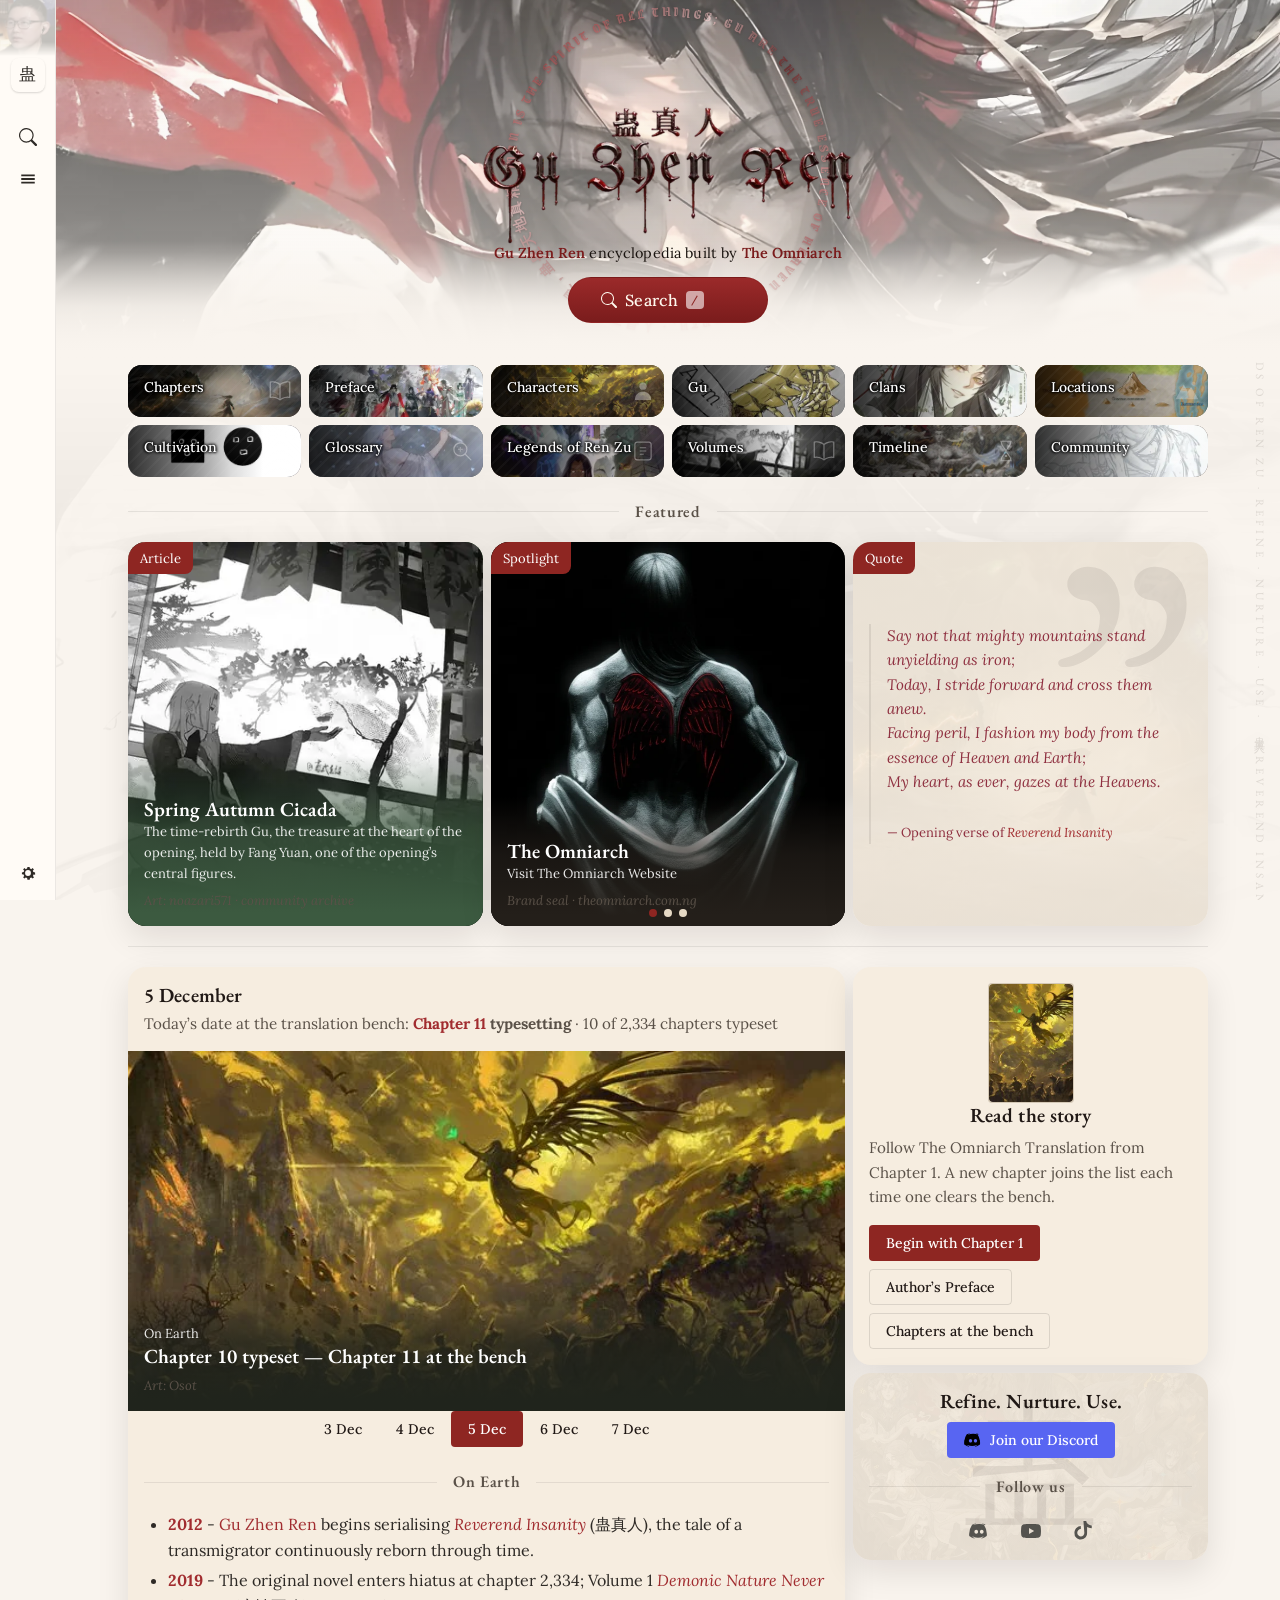
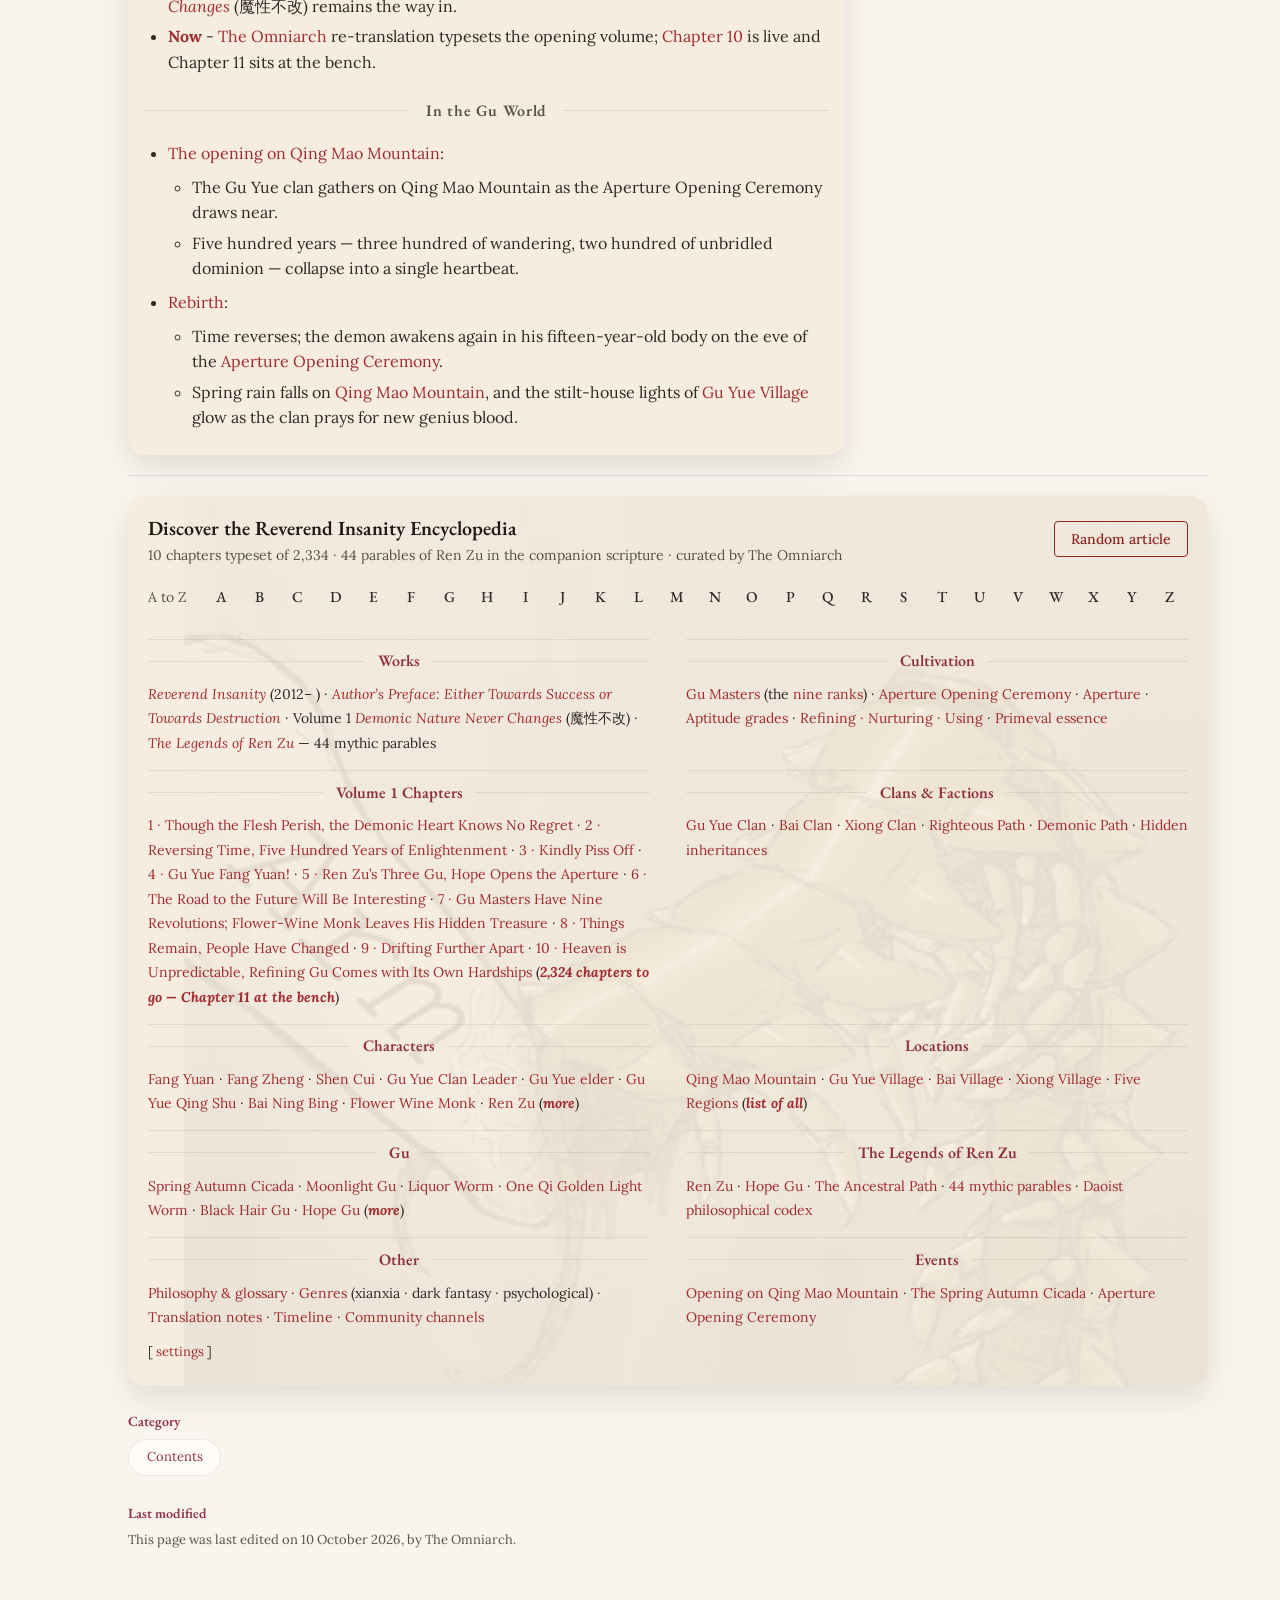
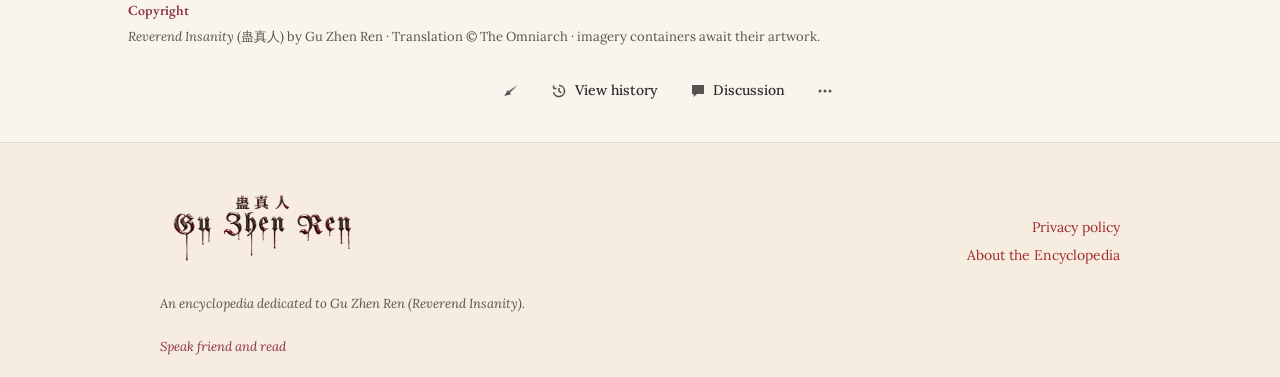
<file: index.html>
<!DOCTYPE html>
<html lang="en">
<head>
<meta charset="UTF-8">
<meta name="viewport" content="width=device-width, initial-scale=1">
<title>Reverend Insanity Encyclopedia — Gu Zhen Ren</title>
<meta name="description" content="The Reverend Insanity Encyclopedia: a self-contained companion to The Omniarch Translation. Characters, Gu, locations, cultivation, chapters and the Legends of Ren Zu.">
<meta property="og:type" content="website">
<meta property="og:title" content="Reverend Insanity Encyclopedia — Gu Zhen Ren">
<meta property="og:description" content="A self-contained Reverend Insanity encyclopedia built from The Omniarch Translation. Refine · Nurture · Use.">
<meta property="og:image" content="https://www.reverendinsanity.com.ng/assets/og-light.jpg">
<meta property="og:url" content="https://www.reverendinsanity.com.ng/">
<meta name="twitter:card" content="summary_large_image">
<link rel="icon" href="data:image/svg+xml,%3Csvg xmlns='http://www.w3.org/2000/svg' viewBox='0 0 32 32'%3E%3Crect width='32' height='32' rx='7' fill='%238e2622'/%3E%3Ctext x='16' y='22' font-size='17' text-anchor='middle' fill='%23fff' font-family='serif'%3E%E8%9B%8A%3C/text%3E%3C/svg%3E">
<link rel="stylesheet" href="/css/main.css?v=14">
</head>
<body>
<svg width="0" height="0" style="position:absolute" aria-hidden="true" focusable="false"><defs>
  <linearGradient id="ring-gold" gradientUnits="userSpaceOnUse" x1="0" y1="0" x2="400" y2="400">
    <stop offset="0" stop-color="#f7e3a6"/><stop offset="0.18" stop-color="#b8862a"/><stop offset="0.36" stop-color="#fff2c2"/>
    <stop offset="0.52" stop-color="#a9761b"/><stop offset="0.7" stop-color="#f3d98c"/><stop offset="0.86" stop-color="#8a5a12"/><stop offset="1" stop-color="#e9c765"/>
  </linearGradient>
  <linearGradient id="ring-red" gradientUnits="userSpaceOnUse" x1="0" y1="0" x2="400" y2="400">
    <stop offset="0" stop-color="#eba6a8"/><stop offset="0.18" stop-color="#a12c2f"/><stop offset="0.36" stop-color="#f7c9c9"/>
    <stop offset="0.52" stop-color="#6d1416"/><stop offset="0.7" stop-color="#d9888a"/><stop offset="0.86" stop-color="#7a1f22"/><stop offset="1" stop-color="#b8434a"/>
  </linearGradient>
</defs></svg>

<nav class="omni-nav" id="omni-nav" aria-label="Primary">
  <a class="omni-nav-brand" href="#/" aria-label="Home"><span>蛊</span></a>
  <a class="nv nv-main on" href="#/">Main</a>
  <a class="nv nv-read" href="#/wiki/chapters">Read</a>
  <a class="nv nv-explore" href="#explore">Explore</a>
  <span class="nv nv-page" id="omni-page">Main</span>
  <a class="omni-nav-cta" href="https://discord.gg/UgwTKn4sQf" target="_blank" rel="noopener">Discord ↗</a>
</nav>

<svg width="0" height="0" style="position:absolute" aria-hidden="true">
  <defs>
    <symbol id="glyph-cicada" viewBox="0 0 64 64"><g fill="currentColor"><ellipse cx="32" cy="40" rx="7" ry="16"/><circle cx="32" cy="20" r="6"/><circle cx="27.5" cy="18" r="1.6" fill="rgba(255,255,255,0.35)"/><circle cx="36.5" cy="18" r="1.6" fill="rgba(255,255,255,0.35)"/><path d="M30 30 C 12 26, 6 40, 12 52 C 20 48, 26 42, 30 34 Z" opacity="0.55"/><path d="M34 30 C 52 26, 58 40, 52 52 C 44 48, 38 42, 34 34 Z" opacity="0.55"/><path d="M32 27 C 22 18, 24 8, 32 6 C 40 8, 42 18, 32 27 Z" opacity="0.4"/></g></symbol>
    <symbol id="glyph-gu-jar" viewBox="0 0 64 64"><g fill="none" stroke="currentColor" stroke-width="3"><path d="M20 14 h24 M22 14 c0 10 -8 14 -8 26 a18 16 0 0 0 36 0 c0 -12 -8 -16 -8 -26"/><path d="M24 8 h16 v6 h-16 z" fill="currentColor" stroke="none" opacity="0.5"/></g><circle cx="32" cy="42" r="4" fill="currentColor" opacity="0.6"/></symbol>
    <symbol id="glyph-search" viewBox="0 0 16 16"><path fill="currentColor" d="M11.742 10.344a6.5 6.5 0 1 0-1.397 1.398h-.001c.03.04.062.078.098.115l3.85 3.85a1 1 0 0 0 1.415-1.414l-3.85-3.85a1.007 1.007 0 0 0-.115-.1zM12 6.5a5.5 5.5 0 1 1-11 0 5.5 5.5 0 0 1 11 0z"/></symbol>
    <symbol id="glyph-menu" viewBox="0 0 16 16"><path fill="currentColor" d="M2 4h12v1.6H2zM2 7.2h12v1.6H2zM2 10.4h12V12H2z"/></symbol>
        <symbol id="glyph-book" viewBox="0 0 64 64"><g fill="none" stroke="currentColor" stroke-width="3" stroke-linejoin="round"><path d="M32 16 C 26 10, 14 8, 8 10 V 48 C 14 46, 26 48, 32 54 C 38 48, 50 46, 56 48 V 10 C 50 8, 38 10, 32 16 Z"/><path d="M32 16 V 54"/></g></symbol>
    <symbol id="glyph-person" viewBox="0 0 64 64"><g fill="currentColor"><circle cx="32" cy="20" r="9"/><path d="M12 54 c0 -14 10 -20 20 -20 s20 6 20 20 z"/></g></symbol>
    <symbol id="glyph-mountain" viewBox="0 0 64 64"><g fill="currentColor"><path d="M4 52 L24 16 L34 34 L42 22 L60 52 Z" opacity="0.8"/><circle cx="48" cy="14" r="5" opacity="0.5"/></g></symbol>
    <symbol id="glyph-clan" viewBox="0 0 64 64"><g fill="none" stroke="currentColor" stroke-width="3"><path d="M14 52 V 24 L32 12 L50 24 V 52 Z"/><path d="M26 52 V 38 H 38 V 52"/></g><circle cx="32" cy="26" r="3" fill="currentColor"/></symbol>
    <symbol id="glyph-ranks" viewBox="0 0 64 64"><g fill="currentColor"><rect x="8" y="44" width="10" height="10" rx="1"/><rect x="22" y="36" width="10" height="18" rx="1" opacity="0.85"/><rect x="36" y="28" width="10" height="26" rx="1" opacity="0.7"/><rect x="50" y="20" width="10" height="34" rx="1" opacity="0.55"/></g></symbol>
    <symbol id="glyph-scroll" viewBox="0 0 64 64"><g fill="none" stroke="currentColor" stroke-width="3"><path d="M18 10 h28 a6 6 0 0 1 6 6 v32 a6 6 0 0 1 -6 6 h-28 a6 6 0 0 1 -6 -6 v-32 a6 6 0 0 1 6 -6 z"/><path d="M24 24 h16 M24 32 h16 M24 40 h10"/></g></symbol>
    <symbol id="glyph-hourglass" viewBox="0 0 64 64"><g fill="none" stroke="currentColor" stroke-width="3"><path d="M18 8 h28 M18 56 h28 M20 8 c0 14 10 16 12 24 c2 -8 12 -10 12 -24 M20 56 c0 -14 10 -16 12 -24 c2 8 12 10 12 24"/></g><circle cx="32" cy="44" r="3" fill="currentColor"/></symbol>
    <symbol id="glyph-glossary" viewBox="0 0 64 64"><g fill="none" stroke="currentColor" stroke-width="3"><circle cx="28" cy="28" r="16"/><path d="M40 40 L 54 54" stroke-linecap="round"/><path d="M22 28 h12 M28 22 v12" opacity="0.7"/></g></symbol>
    <symbol id="glyph-community" viewBox="0 0 64 64"><g fill="currentColor"><circle cx="20" cy="24" r="7"/><circle cx="44" cy="24" r="7"/><path d="M4 50 c0 -10 8 -15 16 -15 s16 5 16 15 z" opacity="0.75"/><path d="M28 50 c0 -10 8 -15 16 -15 s16 5 16 15 z" opacity="0.9"/></g></symbol>
    <symbol id="glyph-home" viewBox="0 0 16 16"><path fill="currentColor" d="M8 1.8 1.6 7.4h1.8v6h3.4V9.6h2.4v3.8h3.4v-6h1.8z"/></symbol>
    <symbol id="glyph-share" viewBox="0 0 16 16"><path fill="currentColor" d="M14 2 6.5 9l2 2.2L2 14l2.8-6.5L7 9.6 14 2z" transform="rotate(8 8 8)"/><path fill="currentColor" d="M14 2 7 9.5l-1.2-1.2z"/></symbol>
    <symbol id="glyph-edit" viewBox="0 0 16 16"><path fill="currentColor" d="M11.3 1.7l3 3L5 14H2v-3z"/></symbol>
    <symbol id="glyph-history" viewBox="0 0 16 16"><path fill="none" stroke="currentColor" stroke-width="1.6" d="M8 2.5a5.5 5.5 0 1 1-5.4 6.6M2.6 5.5V2.6M2.6 5.5h2.9M8 5v3.2l2.3 1.6"/></symbol>
    <symbol id="glyph-talk" viewBox="0 0 16 16"><path fill="currentColor" d="M2 2h12v9H7l-3.4 3v-3H2z"/></symbol>
    <symbol id="glyph-dots" viewBox="0 0 16 16"><g fill="currentColor"><circle cx="3" cy="8" r="1.5"/><circle cx="8" cy="8" r="1.5"/><circle cx="13" cy="8" r="1.5"/></g></symbol>
    <symbol id="glyph-gear" viewBox="0 0 16 16"><path fill="currentColor" d="M8 5.4A2.6 2.6 0 1 0 8 10.6 2.6 2.6 0 0 0 8 5.4zm6.4 3.7-1.5.3c-.12.42-.3.82-.53 1.18l.98 1.2-1.17 1.17-1.2-.98c-.36.23-.76.41-1.18.53l-.3 1.5H7.5l-.3-1.5c-.42-.12-.82-.3-1.18-.53l-1.2.98-1.17-1.17.98-1.2c-.23-.36-.41-.76-.53-1.18l-1.5-.3V7.5l1.5-.3c.12-.42.3-.82.53-1.18l-.98-1.2 1.17-1.17 1.2.98c.36-.23.76-.41 1.18-.53l.3-1.5h1.9l.3 1.5c.42.12.82.3 1.18.53l1.2-.98 1.17 1.17-.98 1.2c.23.36.41.76.53 1.18l1.5.3v1.9z"/></symbol>
    <symbol id="glyph-youtube"' viewBox="0 0 24 24"><path fill="currentColor" d="M23.5 6.2a3 3 0 0 0-2.1-2.1C19.5 3.5 12 3.5 12 3.5s-7.5 0-9.4.6A3 3 0 0 0 .5 6.2 31.6 31.6 0 0 0 0 12a31.6 31.6 0 0 0 .5 5.8 3 3 0 0 0 2.1 2.1c1.9.6 9.4.6 9.4.6s7.5 0 9.4-.6a3 3 0 0 0 2.1-2.1A31.6 31.6 0 0 0 24 12a31.6 31.6 0 0 0-.5-5.8zM9.6 15.6V8.4L15.8 12z"/></symbol>
    <symbol id="glyph-tiktok" viewBox="0 0 24 24"><path fill="currentColor" d="M12.5 0h3.4c.3 2 1.5 3.6 3.4 4.5 1 .5 2.1.8 3.2.8v3.5c-1.4 0-2.8-.3-4.1-.9-.5-.2-1-.5-1.5-.8v7.6c0 1.9-.7 3.7-2 5.1a7.8 7.8 0 0 1-5.6 2.5c-2 0-3.9-.8-5.3-2.1A7.8 7.8 0 0 1 1.7 14c0-2.1.9-4.1 2.3-5.6a7.7 7.7 0 0 1 5.4-2.3v3.6a4.2 4.2 0 0 0-3.1 1.3 4.3 4.3 0 0 0-1.2 3c0 1.2.5 2.3 1.3 3.1a4.3 4.3 0 0 0 6.2-.1c.7-.8 1-1.8 1-2.9z"/></symbol>
    <symbol id="glyph-discord" viewBox="0 0 24 24"><path fill="currentColor" d="M20.3 4.4A19.8 19.8 0 0 0 15.9 3l-.2.4c1.6.4 2.4.9 3.2 1.5A16.2 16.2 0 0 0 12 3.6c-2.4 0-4.8.4-6.9 1.3.8-.6 1.7-1.1 3.2-1.5L8.1 3a19.8 19.8 0 0 0-4.4 1.4A20.3 20.3 0 0 0 .3 18.1a19.9 19.9 0 0 0 6 3l.5-.7c-.9-.3-1.9-.8-2.8-1.4l.7-.5a14.2 14.2 0 0 0 12.2 0l.7.5c-.9.6-1.9 1.1-2.8 1.4l.5.7a19.9 19.9 0 0 0 6-3 20.3 20.3 0 0 0-3.4-13.7zM8.7 15.3c-1.2 0-2.2-1.1-2.2-2.4 0-1.3 1-2.4 2.2-2.4s2.2 1.1 2.2 2.4c0 1.3-1 2.4-2.2 2.4zm6.6 0c-1.2 0-2.2-1.1-2.2-2.4 0-1.3 1-2.4 2.2-2.4s2.2 1.1 2.2 2.4c0 1.3-1 2.4-2.2 2.4z"/></symbol>
  </defs>
</svg>

<div class="rail">
  <button class="rail-logo" id="seal-btn" title="Reverend Insanity Encyclopedia" aria-label="Home"><span class="seal-face face-seal">蛊</span><span class="seal-face face-home"><svg><use href="#glyph-home"/></svg></span></button>
  <button id="rail-search" title="Search" aria-label="Search"><svg aria-hidden="true"><use href="#glyph-search"/></svg></button>
  <button id="rail-menu" title="Main menu"><svg><use href="#glyph-menu"/></svg></button>
  <div class="spacer"></div>
  <button id="rail-gear" class="rail-gear" title="Appearance" aria-label="Appearance settings"><svg><use href="#glyph-gear"/></svg></button>
</div>

<aside class="drawer" id="drawer" aria-label="Site menu">
  <button class="drawer-close" id="drawer-close" aria-label="Close menu">✕</button>
  <div class="drawer-head">
    <span class="seal-mini">蛊</span>
    <img class="wm logo-light" src="/assets/wordmark-light-4k.webp" alt=""><img class="wm logo-dark" src="/assets/wordmark-dark-4k.webp" alt="">
    <div class="drawer-stats">
      <span title="Articles"><svg><use href="#glyph-book"/></svg> <b id="stat-pages">–</b></span>
      <span title="Images"><svg><use href="#glyph-mountain"/></svg> <b id="stat-imgs">–</b></span>
      <span title="Chapters typeset"><svg><use href="#glyph-scroll"/></svg> <b id="stat-ch">–</b></span>
      <span title="Parables"><svg><use href="#glyph-hourglass"/></svg> <b id="stat-par">–</b></span>
    </div>
  </div>
  <div class="drawer-cols">
    <div>
      <h4>Navigation</h4>
      <a href="#main">Main Page</a>
      <a href="#" id="drawer-random">Random page</a>
      <a href="#/wiki/community">Community Portal</a>
      <a href="#/wiki/chapters">To-do · the bench</a>
      <a href="#/wiki/glossary">Help · Glossary</a>
    </div>
    <div>
      <h4>Portals</h4>
      <a href="#/wiki/chapters">Chapters</a>
      <a href="#/wiki/characters">Characters</a>
      <a href="#/wiki/gu">Gu</a>
      <a href="#/wiki/clans">Clans</a>
      <a href="#/wiki/locations">Locations</a>
      <a href="#/wiki/cultivation">Cultivation</a>
      <a href="#/wiki/the-legends-of-ren-zu">Legends of Ren Zu</a>
      <a href="#/wiki/timeline">Timeline</a>
    </div>
  </div>
  <div class="drawer-social">
    <a href="https://discord.gg/UgwTKn4sQf" target="_blank" rel="noreferrer noopener" aria-label="Discord"><svg><use href="#glyph-discord"/></svg></a>
    <a href="https://www.youtube.com/@GodofPeakFiction" target="_blank" rel="noreferrer noopener" aria-label="YouTube"><svg><use href="#glyph-youtube"/></svg></a>
    <a href="https://www.tiktok.com/@GodOfPeakFiction" target="_blank" rel="noreferrer noopener" aria-label="TikTok"><svg><use href="#glyph-tiktok"/></svg></a>
  </div>
</aside>
<div class="settings-pop" id="settings-pop" role="dialog" aria-label="Appearance settings">
  <h5>Text</h5><div class="seg" data-pref="text"><button data-v="small">Small</button><button data-v="standard" class="on">Standard</button><button data-v="large">Large</button></div>
  <h5>Color</h5><div class="seg" data-pref="color"><button data-v="auto" class="on">Auto</button><button data-v="light">Light</button><button data-v="dark" class="darkchip">Dark</button></div>
  <h5>Width</h5><div class="seg" data-pref="width"><button data-v="standard" class="on">Standard</button><button data-v="wide">Wide</button><button data-v="full">Full</button></div>
</div>
<div class="rail-band" aria-hidden="true">蛊真人 · REVEREND INSANITY · 人祖传 · THE LEGENDS OF REN ZU · REFINE · NURTURE · USE · 蛊真人 · REVEREND INSANITY · 人祖传 · THE LEGENDS OF REN ZU · REFINE · NURTURE · USE · 蛊真人 · REVEREND INSANITY · 人祖传 · THE LEGENDS OF REN ZU · REFINE · NURTURE · USE · 蛊真人 · REVEREND INSANITY · 人祖传 ·</div>

<!-- ================================================= MAIN PAGE ================================================= -->
<div class="page" id="main-view">

  <div class="tg-mainpage-header">
    <div class="tg-mainpage-content">
      <a href="#main" style="text-decoration:none"><h1 class="wordmark"><div class="ring" aria-hidden="true"> <svg viewBox="0 0 400 400"> <defs><path id="ringpath" d="M200,200 m-160,0 a160,160 0 1,1 320,0 a160,160 0 1,1 -320,0"/></defs> <text fill="currentColor"><textPath href="#ringpath" textLength="1000" lengthAdjust="spacing">MAN IS THE SPIRIT OF ALL THINGS; GU ARE THE TRUE ESSENCE OF HEAVEN AND EARTH. · 人是万物之灵，蛊是天地真精 ·</textPath></text> </svg> </div><img class="wordmark-img logo-light" src="/assets/wordmark-light-4k.webp" alt="Reverend Insanity Encyclopedia"><img class="wordmark-img logo-dark" src="/assets/wordmark-dark-4k.webp" alt="Reverend Insanity Encyclopedia"></h1></a>
      <div class="search-zone" id="search-zone"><button class="tg-mainpage-header-search" id="search-trigger" aria-label="Search the encyclopedia">
        <svg aria-hidden="true"><use href="#glyph-search"/></svg>
        Search
        <span class="kbd">/</span>
      </button>
      <div class="header-searchbox" id="search-box">
        <input type="search" id="search-input" placeholder="Search Gu, characters, chapters, places…" aria-label="Search input" autocomplete="off">
        <div class="search-suggest" id="search-suggest"></div></div>
      <div class="tg-mainpage-header-tagline"><span class="tg-hl">Gu Zhen Ren</span> encyclopedia built by <span class="tg-omniarch tg-hl">The Omniarch</span></div>
      
      </div>
    </div>
  </div>

<div class="quote-marquee" aria-hidden="true"><div class="quote-track"><span>“Three views warped; the demon lord is reborn.”</span><i>•</i><span>“The path of demons is persistence, not cruelty.”</span><i>•</i><span>“The road to the future will be interesting.”</span><i>•</i><span>“Though the flesh perish, the demonic heart knows no regret.”</span><i>•</i><span>“Three views warped; the demon lord is reborn.”</span><i>•</i><span>“The path of demons is persistence, not cruelty.”</span><i>•</i><span>“The road to the future will be interesting.”</span><i>•</i><span>“Though the flesh perish, the demonic heart knows no regret.”</span><i>•</i></div></div>

  <nav class="tg-mainpage-navigation" aria-label="Portals" id="explore">
    <div class="template-navpills">
      <div class="template-navpill" style="--pill:#3a3230;--img:url('/assets/inline/0f77a8c0c2.webp')"><div class="pill-bg"><svg><use href="#glyph-book"/></svg></div><a href="#/wiki/chapters" title="All chapters typeset by The Omniarch">Chapters</a></div>
      <div class="template-navpill" style="--pill:#4a3b2c;--img:url('/assets/inline/262ccad7b4.webp')"><div class="pill-bg"><svg><use href="#glyph-scroll"/></svg></div><a href="#/wiki/authors-preface" title="Author’s Preface: Either Towards Success or Towards Destruction">Preface</a></div>
      <div class="template-navpill" style="--pill:#33402c;--img:url('/assets/inline/osot-earth.webp')"><div class="pill-bg"><svg><use href="#glyph-person"/></svg></div><a href="#/wiki/characters" title="Portal:Characters">Characters</a></div>
      <div class="template-navpill" style="--pill:#2f3a3f;--img:url('/assets/inline/0e6ab05d11.webp')"><div class="pill-bg"><svg><use href="#glyph-gu-jar"/></svg></div><a href="#/wiki/gu" title="Portal:Gu — the true essence of heaven and earth">Gu</a></div>
      <div class="template-navpill" style="--pill:#463227;--img:url('/assets/inline/edbdfb7b6a.webp')"><div class="pill-bg"><svg><use href="#glyph-clan"/></svg></div><a href="#/wiki/clans" title="Portal:Clans and paths">Clans</a></div>
      <div class="template-navpill" style="--pill:#2e3d33;--img:url('/assets/inline/c3880dcfe8.webp')"><div class="pill-bg"><svg><use href="#glyph-mountain"/></svg></div><a href="#/wiki/locations" title="Portal:Locations">Locations</a></div>
      <div class="template-navpill" style="--pill:#403a45;--img:url('/assets/inline/c5744386c4.webp')"><div class="pill-bg"><svg><use href="#glyph-ranks"/></svg></div><a href="#/wiki/cultivation" title="Portal:Cultivation — the nine ranks of Gu Masters">Cultivation</a></div>
      <div class="template-navpill" style="--pill:#3c4348;--img:url('/assets/inline/1f4b49878b.webp')"><div class="pill-bg"><svg><use href="#glyph-glossary"/></svg></div><a href="#/wiki/glossary" title="Portal:Glossary">Glossary</a></div>
      <div class="template-navpill" style="--pill:#4b3a33;--img:url('/assets/inline/facbebec98.webp')"><div class="pill-bg"><svg><use href="#glyph-scroll"/></svg></div><a href="#/wiki/the-legends-of-ren-zu" title="The Legends of Ren Zu — companion scripture">Legends of Ren Zu</a></div>
      <div class="template-navpill" style="--pill:#37422e;--img:url('/assets/inline/6fcf59bf87.webp')"><div class="pill-bg"><svg><use href="#glyph-book"/></svg></div><a href="#/wiki/volume-1" title="Portal:Volumes">Volumes</a></div>
      <div class="template-navpill" style="--pill:#39363c;--img:url('/assets/inline/851a644088.webp')"><div class="pill-bg"><svg><use href="#glyph-hourglass"/></svg></div><a href="#/wiki/timeline" title="Portal:Timeline">Timeline</a></div>
      <div class="template-navpill" style="--pill:#43332b;--img:url('/assets/inline/03abc6c8fb.webp')"><div class="pill-bg"><svg><use href="#glyph-community"/></svg></div><a href="#/wiki/community" title="Community portal">Community</a></div>
    </div>
  </nav>

  <div class="tg-section-divider"><span>Featured</span></div>

  <div class="template-flexbox featured-row" style="--template-flexbox-columns:3;--template-flexbox-gap:0.5rem">
    <div class="template-flexbox-item">
      <div class="tg-card">
        <div class="tg-card-label"><a href="#/wiki/spring-autumn-cicada" title="Featured articles">Article</a></div>
        <div class="tg-card-image" style="--slot:#4d7c50">
          <div class="slot-art"><img src="/assets/inline/6fcf59bf87.webp" alt="A Gu Master with a cicada alighting on his open hand"></div>
          <div class="tg-card-afterImage" style="--slot:#3c5a40">
            <div class="grad"></div>
            <div class="inner">
              <div class="bigcap"><a href="#/wiki/spring-autumn-cicada">Spring Autumn Cicada</a></div>
              <div class="smallcap">The time-rebirth Gu, the treasure at the heart of the opening, held by <a href="#/wiki/fang-yuan">Fang Yuan</a>, one of the opening’s central figures.</div>
              <div class="credit">Art: noazari571 · community archive</div>
            </div>
          </div>
        </div>
      </div>
    </div>

    <div class="template-flexbox-item">
      <div class="tg-card">
        <div class="tg-card-label"><a href="#/wiki/the-omniarch" title="Featured spotlight">Spotlight</a></div>
        <div class="slide-card" id="slide-card">
          <div class="slide on" data-link="https://theomniarch.com.ng">
            <div class="tg-card-image" style="--slot:#1c1a17">
              <div class="slot-art"><img src="/assets/inline/omniarch-spotlight.webp" alt="The Omniarch" style="object-position:50% 0%"></div>
              <div class="tg-card-afterImage" style="--slot:#241f1a">
                <div class="grad"></div>
                <div class="inner">
                  <div class="bigcap"><a href="#/wiki/the-omniarch">The Omniarch</a></div>
                  <div class="smallcap"><a href="https://theomniarch.com.ng" target="_blank" rel="noreferrer noopener">Visit The Omniarch Website</a></div>
                  <div class="credit">Brand seal · theomniarch.com.ng</div>
                </div>
              </div>
            </div>
          </div>
          <div class="slide" data-link="https://sagaofgu.com">
            <div class="tg-card-image" style="--slot:#20241c">
              <div class="slot-art"><img src="/assets/inline/3d9add4931.webp" alt="Saga of Gu banner"></div>
              <div class="tg-card-afterImage" style="--slot:#2a2d24">
                <div class="grad"></div>
                <div class="inner">
                  <div class="bigcap">Saga of Gu</div>
                  <div class="smallcap">Friend of the encyclopedia — a wholesome, carefully structured companion wiki, cited to the chapter. Wander it at <b>sagaofgu.com</b>.</div>
                  <div class="credit">Banner · Saga of Gu</div>
                </div>
              </div>
            </div>
          </div>
          <div class="slide" data-link="https://discord.gg/UgwTKn4sQf">
            <div class="tg-card-image" style="--slot:#20241c">
              <div class="slot-art"><img src="/assets/inline/851a644088.webp" alt="Readers gathered at the bench"></div>
              <div class="tg-card-afterImage" style="--slot:#2a2d24">
                <div class="grad"></div>
                <div class="inner">
                  <div class="bigcap">The bench is open</div>
                  <div class="smallcap">Readers gather on Discord between typesettings — readings, glossary notes, theories. Pull up a chair.</div>
                  <div class="credit"><a href="https://discord.gg/UgwTKn4sQf" target="_blank" rel="noreferrer noopener">Join the Discord</a></div>
                </div>
              </div>
            </div>
          </div>
          <div class="slide-dots" id="slide-dots"><button class="on" aria-label="Slide 1"></button><button aria-label="Slide 2"></button><button aria-label="Slide 3"></button></div>
        </div>
      </div>
    </div>

    <div class="template-flexbox-item">
      <div class="tg-card tg-mainpage-featured-quote" style="min-height:20rem">
        <div class="tg-card-label"><a href="#/wiki/quotes" title="Featured quotes">Quote</a></div>
        <div class="tg-card-content">
          <div class="tg-card-body">
            <blockquote>
              <p>Say not that mighty mountains stand unyielding as iron;<br>
              Today, I stride forward and cross them anew.<br>
              Facing peril, I fashion my body from the essence of Heaven and Earth;<br>
              My heart, as ever, gazes at the Heavens.</p>
              <p class="tg-quote-footer"><cite>Opening verse of <i><a href="#/wiki/reverend-insanity">Reverend Insanity</a></i></cite></p>
            </blockquote>
          </div>
        </div>
      </div>
    </div>
  </div>

  <hr>

  <div class="template-flexbox" style="--template-flexbox-columns:3;--template-flexbox-gap:0.5rem">
    <div class="template-flexbox-item span-2">
      <div class="tg-card">
        <div class="tg-card-content">
          <div class="tg-card-title" id="today-heading">10 October</div>
          <div class="tg-card-caption" id="today-caption">Today’s date at the translation bench: <b><a href="#/wiki/chapters">Chapter 11</a> typesetting</b> · 10 of 2,334 chapters typeset</div>
          <div class="event-wrap">
            <div class="tg-card-image event-img" style="--slot:#20241c">
              <div class="slot-art"><img src="/assets/inline/osot-earth.webp" alt="Fang Yuan adrift among the waters"></div>
              <div class="tg-card-afterImage" style="--slot:#20241c;padding-top:2.4rem">
                <div class="grad"></div>
                <div class="inner">
                  <div class="smallcap">On Earth</div>
                  <div class="bigcap" id="event-line">Chapter 10 typeset — Chapter 11 at the bench</div>
                  <div class="credit">Art: Osot</div>
                </div>
              </div>
            </div>
          </div>
          <div class="tg-card-body">
            <div class="date-strip">
              <div class="tg-button"><a href="#/wiki/timeline" id="d-2">8 Oct</a></div>
              <div class="tg-button"><a href="#/wiki/timeline" id="d-1">9 Oct</a></div>
              <div class="tg-button tg-button--primary"><a href="#/wiki/timeline" id="d0">10 Oct</a></div>
              <div class="tg-button"><a href="#/wiki/timeline" id="d1">11 Oct</a></div>
              <div class="tg-button"><a href="#/wiki/timeline" id="d2">12 Oct</a></div>
            </div>
            <div class="tg-section-divider"><span>On Earth</span></div>
            <ul>
              <li><b><a href="#/wiki/timeline">2012</a></b> - <a href="#/wiki/gu-zhen-ren">Gu Zhen Ren</a> begins serialising <i><a href="#/wiki/reverend-insanity">Reverend Insanity</a></i> (蛊真人), the tale of a transmigrator continuously reborn through time.</li>
              <li><b><a href="#/wiki/timeline">2019</a></b> - The original novel enters hiatus at chapter 2,334; Volume 1 <i><a href="#/wiki/volume-1">Demonic Nature Never Changes</a></i> (魔性不改) remains the way in.</li>
              <li id="now-bullet"><b><a href="#/wiki/timeline">Now</a></b> - <a href="#/wiki/the-omniarch">The Omniarch</a> re-translation typesets the opening volume; <a href="#/wiki/chapter-10">Chapter 10</a> is live and Chapter 11 sits at the bench.</li>
            </ul>
            <div class="tg-section-divider"><span>In the Gu World</span></div>
            <ul>
              <li><a href="#/wiki/timeline">The opening on Qing Mao Mountain</a>:
                <ul>
                  <li>The Gu Yue clan gathers on Qing Mao Mountain as the Aperture Opening Ceremony draws near.</li>
                  <li>Five hundred years — three hundred of wandering, two hundred of unbridled dominion — collapse into a single heartbeat.</li>
                </ul>
              </li>
              <li><a href="#/wiki/timeline">Rebirth</a>:
                <ul>
                  <li>Time reverses; the demon awakens again in his fifteen-year-old body on the eve of the <a href="#/wiki/aperture-opening-ceremony">Aperture Opening Ceremony</a>.</li>
                  <li>Spring rain falls on <a href="#/wiki/qing-mao-mountain">Qing Mao Mountain</a>, and the stilt-house lights of <a href="#/wiki/gu-yue-village">Gu Yue Village</a> glow as the clan prays for new genius blood.</li>
                </ul>
              </li>
            </ul>
          </div>
        </div>
      </div>
    </div>

    <div class="template-flexbox-item">
      <div class="template-flexbox" style="--template-flexbox-columns:2;--template-flexbox-direction:column;--template-flexbox-gap:0.5rem">
        <div class="template-flexbox-item">
          <div class="tg-card tg-mainpage-editing">
            <div class="tg-card-content">
              <div class="tg-card-body">
                <div class="tg-mainpage-editing-image">
                  <div class="poster-slot" role="img" aria-label="Fang Yuan adrift among the waters" style="width:86px;height:120px;overflow:hidden;border-style:solid;border-color:var(--tg-border-color-base)">
                    <img src="/assets/inline/osot-earth.webp" alt="">
                  </div>
                </div>
                <div class="tg-card-title">Read the story</div>
                <div class="tg-card-caption">Follow The Omniarch Translation from Chapter 1. A new chapter joins the list each time one clears the bench.</div>
                <div class="tg-mainpage-editing-actions">
                  <div class="tg-button tg-button--primary"><a href="#/wiki/chapter-1">Begin with Chapter 1</a></div>
                  <div class="tg-button tg-button--framed"><a href="#/wiki/authors-preface">Author’s Preface</a></div>
                  <div class="tg-button tg-button--framed"><a href="#/wiki/chapters">Chapters at the bench</a></div>
                </div>
              </div>
            </div>
          </div>
        </div>

        <div class="template-flexbox-item">
          <div class="tg-card tg-mainpage-social" id="community-card">
            <div class="glyph-watermark" aria-hidden="true">蛊</div>
            <div class="tg-card-content">
              <div class="tg-card-body">
                <div class="tg-card-title">Refine. Nurture. Use.</div>
                <div class="tg-button plainlinks tg-mainpage-social-discord">
                  <a href="https://discord.gg/UgwTKn4sQf" target="_blank" rel="noreferrer noopener">
                    <span class="tg-button-icon"><svg><use href="#glyph-discord"/></svg></span>
                    Join our Discord
                  </a>
                </div>
                <div class="tg-section-divider"><span>Follow us</span></div>
                <div class="tg-mainpage-social-followus">
                  <div class="tg-button tg-button--icon"><a href="https://discord.gg/UgwTKn4sQf" target="_blank" rel="noreferrer noopener" aria-label="Discord" title="Discord"><svg><use href="#glyph-discord"/></svg></a></div>
                  <div class="tg-button tg-button--icon"><a href="https://www.youtube.com/@GodofPeakFiction" target="_blank" rel="noreferrer noopener" aria-label="YouTube — @GodofPeakFiction" title="YouTube — @GodofPeakFiction"><svg><use href="#glyph-youtube"/></svg></a></div>
                  <div class="tg-button tg-button--icon"><a href="https://www.tiktok.com/@GodOfPeakFiction" target="_blank" rel="noreferrer noopener" aria-label="TikTok — @GodOfPeakFiction" title="TikTok — @GodOfPeakFiction"><svg><use href="#glyph-tiktok"/></svg></a></div>
                </div>
              </div>
            </div>
          </div>
        </div>
      </div>
    </div>
  </div>

  <hr>

  <div class="tg-card tg-card--discover" id="discover">
    <div class="tg-card-content">
      <div class="tg-mainpage-browse-header">
        <div>
          <h2>Discover the Reverend Insanity Encyclopedia</h2>
          <div class="tg-caption" id="browse-stats">10 chapters typeset of 2,334 · 44 parables of Ren Zu in the companion scripture</div>
        </div>
        <div class="tg-button tg-button--secondary"><a href="#" id="random-article" title="Random article">Random article</a></div>
      </div>

      <div class="tg-mainpage-browse-atoz" aria-label="A to Z index">
        <span class="tg-mainpage-browse-atoz-label">A to Z</span>
        <div class="tg-button"><a href="#/wiki/atoz/A">A</a></div><div class="tg-button"><a href="#/wiki/atoz/B">B</a></div><div class="tg-button"><a href="#/wiki/atoz/C">C</a></div><div class="tg-button"><a href="#/wiki/atoz/D">D</a></div><div class="tg-button"><a href="#/wiki/atoz/E">E</a></div><div class="tg-button"><a href="#/wiki/atoz/F">F</a></div><div class="tg-button"><a href="#/wiki/atoz/G">G</a></div><div class="tg-button"><a href="#/wiki/atoz/H">H</a></div><div class="tg-button"><a href="#/wiki/atoz/I">I</a></div><div class="tg-button"><a href="#/wiki/atoz/J">J</a></div><div class="tg-button"><a href="#/wiki/atoz/K">K</a></div><div class="tg-button"><a href="#/wiki/atoz/L">L</a></div><div class="tg-button"><a href="#/wiki/atoz/M">M</a></div><div class="tg-button"><a href="#/wiki/atoz/N">N</a></div><div class="tg-button"><a href="#/wiki/atoz/O">O</a></div><div class="tg-button"><a href="#/wiki/atoz/P">P</a></div><div class="tg-button"><a href="#/wiki/atoz/Q">Q</a></div><div class="tg-button"><a href="#/wiki/atoz/R">R</a></div><div class="tg-button"><a href="#/wiki/atoz/S">S</a></div><div class="tg-button"><a href="#/wiki/atoz/T">T</a></div><div class="tg-button"><a href="#/wiki/atoz/U">U</a></div><div class="tg-button"><a href="#/wiki/atoz/V">V</a></div><div class="tg-button"><a href="#/wiki/atoz/W">W</a></div><div class="tg-button"><a href="#/wiki/atoz/X">X</a></div><div class="tg-button"><a href="#/wiki/atoz/Y">Y</a></div><div class="tg-button"><a href="#/wiki/atoz/Z">Z</a></div>
      </div>

      <div class="dir-grid">
        <div class="dir-sec"><h3>Works</h3><p><i><a href="#/wiki/reverend-insanity">Reverend Insanity</a></i> (2012– ) · <i><a href="#/wiki/authors-preface">Author’s Preface: Either Towards Success or Towards Destruction</a></i> · Volume 1 <i><a href="#/wiki/volume-1">Demonic Nature Never Changes</a></i> (魔性不改) · <i><a href="#/wiki/the-legends-of-ren-zu">The Legends of Ren Zu</a></i> — 44 mythic parables</p></div>
        <div class="dir-sec"><h3>Cultivation</h3><p><a href="#/wiki/gu-master">Gu Masters</a> (the <a href="#/wiki/nine-ranks">nine ranks</a>) · <a href="#/wiki/aperture-opening-ceremony">Aperture Opening Ceremony</a> · <a href="#/wiki/aperture">Aperture</a> · <a href="#/wiki/aptitude-grades">Aptitude grades</a> · <a href="#/wiki/three-arts">Refining · Nurturing · Using</a> · <a href="#/wiki/primeval-essence">Primeval essence</a></p></div>
        <div class="dir-sec"><h3>Volume 1 Chapters</h3><p id="dir-chapters-list">…</p></div>
        <div class="dir-sec"><h3>Clans &amp; Factions</h3><p><a href="#/wiki/gu-yue-clan">Gu Yue Clan</a> · <a href="#/wiki/bai-clan">Bai Clan</a> · <a href="#/wiki/xiong-clan">Xiong Clan</a> · <a href="#/wiki/righteous-path">Righteous Path</a> · <a href="#/wiki/demonic-path">Demonic Path</a> · <a href="#/wiki/hidden-inheritances">Hidden inheritances</a></p></div>
        <div class="dir-sec"><h3>Characters</h3><p><a href="#/wiki/fang-yuan">Fang Yuan</a> · <a href="#/wiki/fang-zheng">Fang Zheng</a> · <a href="#/wiki/shen-cui">Shen Cui</a> · <a href="#/wiki/gu-yue-clan-leader">Gu Yue Clan Leader</a> · <a href="#/wiki/gu-yue-elder">Gu Yue elder</a> · <a href="#/wiki/gu-yue-qing-shu">Gu Yue Qing Shu</a> · <a href="#/wiki/bai-ning-bing">Bai Ning Bing</a> · <a href="#/wiki/flower-wine-monk">Flower Wine Monk</a> · <a href="#/wiki/ren-zu">Ren Zu</a> (<i><b><a href="#/wiki/characters">more</a></b></i>)</p></div>
        <div class="dir-sec"><h3>Locations</h3><p><a href="#/wiki/qing-mao-mountain">Qing Mao Mountain</a> · <a href="#/wiki/gu-yue-village">Gu Yue Village</a> · <a href="#/wiki/bai-village">Bai Village</a> · <a href="#/wiki/xiong-village">Xiong Village</a> · <a href="#/wiki/five-regions">Five Regions</a> (<i><b><a href="#/wiki/locations">list of all</a></b></i>)</p></div>
        <div class="dir-sec"><h3>Gu</h3><p><a href="#/wiki/spring-autumn-cicada">Spring Autumn Cicada</a> · <a href="#/wiki/moonlight-gu">Moonlight Gu</a> · <a href="#/wiki/liquor-worm">Liquor Worm</a> · <a href="#/wiki/one-qi-golden-light-worm">One Qi Golden Light Worm</a> · <a href="#/wiki/black-hair-gu">Black Hair Gu</a> · <a href="#/wiki/hope-gu">Hope Gu</a> (<i><b><a href="#/wiki/gu">more</a></b></i>)</p></div>
        <div class="dir-sec"><h3>The Legends of Ren Zu</h3><p><a href="#/wiki/ren-zu">Ren Zu</a> · <a href="#/wiki/hope-gu">Hope Gu</a> · <a href="#/wiki/ancestral-path">The Ancestral Path</a> · <a href="#/wiki/the-legends-of-ren-zu">44 mythic parables</a> · <a href="#/wiki/the-legends-of-ren-zu">Daoist philosophical codex</a></p></div>
        <div class="dir-sec"><h3>Other</h3><p><a href="#/wiki/glossary">Philosophy &amp; glossary</a> · <a href="#/wiki/reverend-insanity">Genres</a> (xianxia · dark fantasy · psychological) · <a href="#/wiki/the-omniarch">Translation notes</a> · <a href="#/wiki/timeline">Timeline</a> · <a href="#/wiki/community">Community channels</a></p></div>
        <div class="dir-sec"><h3>Events</h3><p><a href="#/wiki/timeline">Opening on Qing Mao Mountain</a> · <a href="#/wiki/spring-autumn-cicada">The Spring Autumn Cicada</a> · <a href="#/wiki/aperture-opening-ceremony">Aperture Opening Ceremony</a></p></div>
      </div>

      <p class="settings-link">[ <a href="#main" title="Main page settings">settings</a> ]</p>
    </div>
  </div>

  <div class="meta-card">
    <h4>Category</h4>
    <span class="chip"><a href="#/wiki/contents">Contents</a></span>
  </div>
  <div class="meta-two">
    <div><h4>Last modified</h4><p>This page was last edited on 10 October 2026, by The Omniarch.</p></div>
    <div><h4>Copyright</h4><p><i>Reverend Insanity</i> (蛊真人) by Gu Zhen Ren · Translation © The Omniarch · imagery containers await their artwork.</p></div>
  </div>
  <div class="action-tabs">
    <a href="#main"><svg><use href="#glyph-share"/></svg></a>
    <a href="#main"><svg><use href="#glyph-history"/></svg> View history</a>
    <a href="#main"><svg><use href="#glyph-talk"/></svg> Discussion</a>
    <a href="#main" class="dots" aria-label="More"><svg><use href="#glyph-dots"/></svg></a>
  </div>
</div>

<!-- ================================================= ARTICLE VIEW ================================================= -->
<div class="wiki-view" id="wiki-view" hidden>
  <header class="wiki-topbar" id="wiki-topbar">
    <a class="wiki-topbar-home" href="#main" aria-label="Back to the main page"><span class="wiki-topbar-logo" id="wiki-topbar-logo"></span></a>
    <span class="wiki-topbar-title" id="wiki-topbar-title" aria-hidden="true"></span>
  </header>
  <div class="wiki-crumb"><a href="#main">← Main Page</a><span>·</span><span id="crumb-here">Article</span></div>
  <div class="wiki-head">
    <div>
      <h1 id="wiki-title">Article</h1>
      <div class="wiki-sub" id="wiki-sub">From the Reverend Insanity Encyclopedia</div>
    </div>
    <div class="wiki-actions">
      <a title="Share"><svg><use href="#glyph-share"/></svg></a>
      <a title="View history"><svg><use href="#glyph-history"/></svg> View history</a>
      <a id="talk-tab" title="Discussion"><svg><use href="#glyph-talk"/></svg> <span id="talk-tab-label">Discussion</span></a>
      <a class="dots" title="More"><svg><use href="#glyph-dots"/></svg></a>
    </div>
  </div>
  <div class="wiki-cols">
    <article class="wiki-article" id="wiki-article"></article>
    <aside class="wiki-side" id="wiki-side"></aside>
  </div>
  <p class="wiki-retrieved" id="wiki-retrieved"></p>
</div>

<footer class="tg-footer">
  <div class="inner">
    <div class="tg-footer-top">
      <div>
        <div class="tg-footer-wordmark"><img class="logo-light" src="/assets/wordmark-light-4k.webp" alt="Reverend Insanity Encyclopedia"><img class="logo-dark" src="/assets/wordmark-dark-4k.webp" alt="Reverend Insanity Encyclopedia"></div>
        <div class="tg-footer-tag">An encyclopedia dedicated to Gu Zhen Ren (Reverend Insanity).</div>
      </div>
      <div class="tg-footer-links">
        <a href="#/wiki/the-omniarch">Privacy policy</a>
        <a href="#/wiki/the-omniarch">About the Encyclopedia</a>
      </div>
    </div>
    <div class="tg-footer-bottom">
      <span class="speak">Speak friend and read</span>
    </div>
  </div>
</footer>

<!-- ======================================================================
     THE GROWTH LEDGER — single source of truth.
     The encyclopedia follows the translation site's growth: when a chapter is
     published, append it to `chapters` (and bump `atBench`). Every counter,
     the chapter directory and the chapter ARTICLES regenerate from here.
     ====================================================================== -->
<script id="omniarch-state">
  window.OMNIARCH_STATE = {
    total: 2334,
    atBench: 11,
    parables: 44,
    chapters: [
      { n: 1, title: "Though the Flesh Perish, the Demonic Heart Knows No Regret" },
      { n: 2, title: "Reversing Time, Five Hundred Years of Enlightenment" },
      { n: 3, title: "Kindly Piss Off" },
      { n: 4, title: "Gu Yue Fang Yuan!" },
      { n: 5, title: "Ren Zu’s Three Gu, Hope Opens the Aperture" },
      { n: 6, title: "The Road to the Future Will Be Interesting" },
      { n: 7, title: "Gu Masters Have Nine Revolutions; Flower-Wine Monk Leaves His Hidden Treasure" },
      { n: 8, title: "Things Remain, People Have Changed" },
      { n: 9, title: "Drifting Further Apart" },
      { n: 10, title: "Heaven is Unpredictable, Refining Gu Comes with Its Own Hardships" }
    ]
  };
</script>

<!-- ================================================= ARTICLE DATA (built from the translation's information) -->
<script id="omniarch-articles">
window.OMNIARCH_ARTICLES = {
"reverend-insanity":{t:"Reverend Insanity",k:"Work",ib:[["Author","Gu Zhen Ren (蛊真人)"],["Translator","The Omniarch"],["Serialised","2012 – 2019 (hiatus)"],["Chapters","2,334"],["Genres","Xianxia · Dark fantasy · Philosophy · Action · Adventure"]],
 b:["Reverend Insanity (蛊真人) is a xianxia dark-fantasy web novel by Gu Zhen Ren, following Fang Yuan — a transmigrator from Earth who is reborn into the Gu world.","Humans are the spirit of all living things; Gu are the true essence of heaven and earth. Around this creed the novel builds a world of nurturing, refining and using Gu, and a protagonist who walks the Demonic Path without compromise — a peerless demonic overlord who acts as he pleases and roams the world unfettered.","The Omniarch Translation re-typesets the novel in English, volume by volume, beginning with Volume 1: Demonic Nature Never Changes.","The translation site frames the tale in four lines: three views warped, the demon lord reborn; an old dream of yesteryear, a new work bearing the same name — a peerless demonic overlord who acts as he pleases and roams the world unfettered."],
 see:["gu-zhen-ren","authors-preface","volume-1","fang-yuan","the-omniarch"],cat:["Works","Reverend Insanity"]},
"gu-zhen-ren":{t:"Gu Zhen Ren",k:"Author",ib:[["Role","Author of Reverend Insanity"],["Pen name meaning","“The Genuine Person of Gu” / “Gu the True Person”"],["Serialisation","2012 – 2019"]],
 b:["Gu Zhen Ren is the pen name of the author of Reverend Insanity. In the Author’s Preface he describes how years of reading web novels left him longing for a truly great villain — uncompromising, solitary, decisive in killing — and how that wish became the seed of this book.","He chose the name itself as the declaration of that wish: the book and its author share one title, either towards success or towards destruction."],
 see:["authors-preface","reverend-insanity"],cat:["People","Authors"]},
"authors-preface":{t:"Author’s Preface: Either Towards Success or Towards Destruction",k:"Front matter",ib:[["Author","Gu Zhen Ren"],["Position","Before Volume 1, Chapter 1"],["Subject","Why a true villain"]],
 b:["The Author’s Preface opens the work. Gu Zhen Ren recounts the pain that tipped his inner balance scale, the novels he had read, and the knot of frustration with paper-tiger villains who wilt before the protagonist.","From that frustration he formed a single wish: to write a villain who never kneels — cold, proud, demonic, walking alone through darkness, killing god if a god blocks his path and Buddha if a Buddha blocks his path. If he was not walking towards success, then he was walking towards destruction.","The preface warns plainly: this is a book with warped values. Read with caution."],
 see:["gu-zhen-ren","reverend-insanity","fang-yuan"],cat:["Works","Front matter"]},
"volume-1":{t:"Volume 1: Demonic Nature Never Changes",k:"Volume",ib:[["Chinese","魔性不改"],["Chapters","Opening volume of 2,334"],["Setting","Qing Mao Mountain, Gu Yue Village"]],
 b:["Demonic Nature Never Changes (魔性不改) is the first volume of Reverend Insanity. It opens on Qing Mao Mountain and settles into the careful, patient game of its protagonist on Qing Mao Mountain.","The volume follows the Aperture Opening Ceremony, the clan’s aptitude politics, and the first steps of Fang Yuan’s second climb — while the neighbouring Bai and Xiong villages raise geniuses of their own."],
 see:["chapters","qing-mao-mountain","aperture-opening-ceremony"],cat:["Works","Volumes"]},
"chapters":{t:"Chapters",k:"Index",ib:[["Typeset","ledger"],["Total in original","2,334"],["At the bench","ledger"]],
 b:["The Omniarch Translation typesets the novel chapter by chapter. This index lists every chapter published so far, in order; it grows automatically from the Growth Ledger as the bench clears new chapters.","Each chapter entry carries its number and the translator’s title. Articles for typeset chapters collect what the encyclopedia knows of them; articles beyond the bench await the keeper’s hand."],
 see:["volume-1","reverend-insanity"],cat:["Indexes","Chapters"],index:"chapters"},
"the-omniarch":{t:"The Omniarch",k:"Translator",img:"/assets/inline/omniarch-article.webp",art:"The Omniarch",ib:[["Role","Curator & typesetter of the encyclopedia"],["Work","The Omniarch Translation"],["Companion","The Legends of Ren Zu reader"],["Channels","Discord · YouTube · TikTok"]],
 b:["Visit The Omniarch's website: theomniarch.com.ng","Curator of peak fiction."],
 see:["reverend-insanity","the-legends-of-ren-zu","community"],cat:["People","Translators"]},
"community":{t:"Community",k:"Portal",ib:[["Discord","open server"],["YouTube","@GodofPeakFiction"],["TikTok","@GodOfPeakFiction"]],
 b:["Readers of the translation gather to discuss chapters, lore nuances and phrasing feedback. The Discord server is the clan hall; philosophical video breakdowns and novel analysis flow through the YouTube and TikTok channels.","Speak friend and read."],
 see:["the-omniarch"],cat:["Portals","Community"]},
"fang-yuan":{t:"Fang Yuan",k:"Character",img:"/assets/inline/liu-guanyi-fang-yuan.webp",art:"Liu Guanyi",ib:[["Also known as","Demon Fang Yuan · Old Demon Fang"],["Age","15 (in the opening chapters)"],["Path","Demonic Path"],["Affiliation","Gu Yue Clan (by rebirth)"],["Appearance","Tall and lean, wild long black hair, cold abyssal eyes, black tattered robe"],["First chapter","Chapter 1"]],
 b:["Fang Yuan is the protagonist of Reverend Insanity — a transmigrator cast from Earth into the Gu world, whose early path the novel follows from its first chapter.","He is introduced as a fifteen-year-old of the Gu Yue clan on Qing Mao Mountain, on the eve of the Aperture Opening Ceremony, carrying a past the early chapters only hint at.","Cold, patient and utterly uncompromising, he is the true villain the Author’s Preface wished for — a warrior walking alone through darkness, neither kneeling nor explaining."],
 see:["spring-autumn-cicada","fang-zheng","gu-yue-clan","demonic-path"],cat:["Characters","Demonic Path"]},
"fang-zheng":{t:"Fang Zheng",k:"Character",img:"/assets/fz_a.jpg",art:"noazari571",ib:[["Age","15"],["Kin","Twin brother of Fang Yuan"],["Disposition","Gentle, earnest"],["Robe","Grey-blue scholar robe"],["First chapter","Chapter 1"]],
 b:["Fang Zheng is Fang Yuan’s twin brother — the gentle counterpart to the demon: an earnest youth with a topknot and a grey-blue scholar’s robe, hailed by the clan as a hope of the Fang lineage.","Where Fang Yuan hides five centuries of memory behind a boy’s face, Fang Zheng is exactly what he seems: a prodigy walking the bright road the clan prizes."],
 see:["fang-yuan","gu-yue-clan"],cat:["Characters","Gu Yue Clan"]},
"shen-cui":{t:"Shen Cui",k:"Character",ib:[["Age","16"],["Role","Maidservant"],["Appearance","Meek; low bun with a gold pearl hairpin; muted green"]],
 b:["Shen Cui is a sixteen-year-old maidservant of the early chapters — meek in bearing, marked by a low bun and a single gold pearl hairpin, dressed in muted green.","She belongs to the household world of Gu Yue Village: the small, human texture against which Fang Yuan’s cold calculations unfold."],
 see:["gu-yue-village","fang-yuan"],cat:["Characters","Gu Yue Clan"]},
"gu-yue-clan-leader":{t:"Gu Yue Clan Leader",k:"Character",ib:[["Role","Leader of the Gu Yue Clan"],["Appearance","Middle-aged, temples frosted; plain white ceremonial robes"],["First chapter","Chapter 1"]],
 b:["The Clan Leader heads the Gu Yue clan of Qing Mao Mountain. At the annual Aperture Opening Ceremony he kneels before the three-tiered black-lacquer altar of the ancestors, praying for youths of excellent aptitude to bring fresh blood and hope to the clan.","Behind him kneel the elders who weigh the clan’s affairs — and the rising genius of the neighbouring Bai village."],
 see:["gu-yue-clan","aperture-opening-ceremony","gu-yue-elder"],cat:["Characters","Gu Yue Clan"]},
"gu-yue-elder":{t:"Gu Yue elder",k:"Character",ib:[["Age","About 60"],["Appearance","Long grey beard, deep wrinkles, black scholar cap; pale ivory robe with crimson trim"]],
 b:["A senior figure of the Gu Yue clan: some sixty years old, long grey beard, black scholar cap, pale ivory robe trimmed in crimson — the face of the clan’s memory and its councils."],
 see:["gu-yue-clan","gu-yue-clan-leader"],cat:["Characters","Gu Yue Clan"]},
"gu-yue-qing-shu":{t:"Gu Yue Qing Shu",k:"Character",img:"/assets/gyqs_a.jpg",art:"noazari571",ib:[["Role","Uncle and guardian of the twins"],["Clan","Gu Yue"]],
 b:["Gu Yue Qing Shu is the uncle under whose roof the twins Fang Yuan and Fang Zheng grow up on Qing Mao Mountain — one of the clan elders whose hopes and worries centre on the year’s Aperture Opening Ceremony."],
 see:["fang-yuan","fang-zheng","gu-yue-clan"],cat:["Characters","Gu Yue Clan"]},
"bai-ning-bing":{t:"Bai Ning Bing",k:"Character",img:"/assets/bnb_a.jpg",art:"artist unknown",ib:[["Clan","Bai Clan (Bai Village)"],["Rank","Rank III within two years"],["Reputation","Unrivaled among the younger generation"]],
 b:["Bai Ning Bing is the terror in the Gu Yue elders’ murmurs: a genius of the Bai clan whose natural aptitude is called terrifying, cultivated to Rank III in only two years and standing unrivaled among the younger generation.","Even the older generation feels the pressure of this rising star — and the Gu Yue clan knows this year’s ceremony must answer with a genius of its own."],
 see:["bai-clan","gu-yue-clan","nine-ranks"],cat:["Characters","Bai Clan"]},
"flower-wine-monk":{t:"Flower Wine Monk",k:"Character",ib:[["Kind","Gu Master of legend"],["Legacy","A hidden inheritance"]],
 b:["Flower Wine Monk is a Gu Master whose name survives as a rumour of treasure: a hidden inheritance left behind for whoever proves worthy to find it — the kind of thread that pulls the young of every clan, Fang Yuan included, onto the road of adventure."],
 see:["hidden-inheritances","gu-master"],cat:["Characters","Gu Masters"]},
"ren-zu":{t:"Ren Zu",k:"Mythic figure",img:"/assets/rz_a.jpg",art:"noazari571",ib:[["Scripture","The Legends of Ren Zu"],["Standing","Ancestor of humanity"],["Companion","Hope Gu"]],
 b:["Before the five regions took shape, there was Ren Zu — the ancestor whose trials fill the companion scripture, The Legends of Ren Zu. His parables of human nature, Hope Gu and the ancestral path are the mythic bedrock beneath the Gu world’s philosophy.","Within the novel itself, Ren Zu’s legends surface in ceremony and teaching — most famously in the saying that Hope opens the aperture."],
 see:["hope-gu","the-legends-of-ren-zu","ancestral-path"],cat:["Characters","Myth"]},
"spring-autumn-cicada":{t:"Spring Autumn Cicada",k:"Gu",img:"/assets/fy_c.jpg",art:"noazari571",ib:[["Domain","Time · rebirth"],["Role","A treasure at the centre of the opening chapters"],["First chapter","Chapter 1"]],
 b:["The Spring Autumn Cicada is a Gu of time and rebirth, and the treasure at the centre of the opening chapters. Its history and its price belong to the story’s own order, so this entry keeps to what the opening establishes.","Its nature is the novel’s premise: a life can unwind and begin again. Who holds the cicada, and why others want it, is the question the early chapters keep open."],
 see:["fang-yuan","timeline","demonic-path"],cat:["Gu","Legendary"]},
"moonlight-gu":{t:"Moonlight Gu",k:"Gu",ib:[["Named among","The tale’s emblematic Gu"]],
 b:["Moonlight Gu is numbered among the Gu that emblemise the story — one of the named essences in the opening litany of nurturing, refining and using."],
 see:["gu","spring-autumn-cicada"],cat:["Gu"]},
"liquor-worm":{t:"Liquor Worm",k:"Gu",ib:[["Named among","The tale’s emblematic Gu"]],
 b:["Liquor Worm is one of the named Gu of the tale’s opening litany — a small essence with a drinker’s soul, counted among the wonders a Gu Master may nurture and use."],
 see:["gu"],cat:["Gu"]},
"one-qi-golden-light-worm":{t:"One Qi Golden Light Worm",k:"Gu",ib:[["Named among","The tale’s emblematic Gu"]],
 b:["One Qi Golden Light Worm is numbered among the emblematic Gu of the story — a worm of golden light and a single breath of qi, named in the same litany as the Spring Autumn Cicada itself."],
 see:["gu","primeval-essence"],cat:["Gu"]},
"black-hair-gu":{t:"Black Hair Gu",k:"Gu",ib:[["Named among","The tale’s emblematic Gu"]],
 b:["Black Hair Gu is one of the named Gu of the opening litany — an essence of dark hair counted among the story’s strange wonders."],
 see:["gu"],cat:["Gu"]},
"hope-gu":{t:"Hope Gu",k:"Gu",ib:[["Scripture","The Legends of Ren Zu"],["Saying","Hope opens the aperture"]],
 b:["Hope Gu is the last and least of Ren Zu’s Gu in the companion scripture — and the one that matters most. In the myth, when all other gu fail, Hope remains; in the Gu world, the saying holds that Hope opens the aperture."],
 see:["ren-zu","the-legends-of-ren-zu","aperture"],cat:["Gu","Myth"]},
"gu":{t:"Gu",k:"Portal",ib:[["Creed","Gu are the true essence of heaven and earth"],["Arts","Refining · Nurturing · Using"]],
 b:["Gu are the true essence of heaven and earth — living instruments a Gu Master refines, nurtures and uses through primeval essence. Every art of the world bends around them, from the humblest worm to the legendary Spring Autumn Cicada.","This portal indexes the Gu catalogued by the encyclopedia so far."],
 see:["gu-master","three-arts","spring-autumn-cicada","hope-gu"],cat:["Portals","Gu"],index:"gu"},
"gu-master":{t:"Gu Master",k:"Concept",ib:[["Definition","A human who has opened the aperture and uses Gu"],["Ranks","Nine"],["Energy","Primeval essence"]],
 b:["Gu Masters have nine ranks. A Gu Master is a human whose aperture has been opened and who channels primeval essence to refine, nurture and use Gu — standing above ordinary humans in power and bound to the climb of the ranks."],
 see:["nine-ranks","aperture","primeval-essence","three-arts"],cat:["Concepts","Cultivation"]},
"nine-ranks":{t:"Nine ranks",k:"Concept",ib:[["Scale","Rank I – IX"],["Example","Bai Ning Bing, Rank III in two years"]],
 b:["Cultivation is measured in nine ranks. Each rank is a gulf of power; a youth reaching Rank III within two years, as Bai Ning Bing did, is called a genius whose talent is terrifying."],
 see:["gu-master","aptitude-grades","bai-ning-bing"],cat:["Concepts","Cultivation"]},
"aperture":{t:"Aperture",k:"Concept",ib:[["Opened at","The Aperture Opening Ceremony"],["Contains","The primeval sea · primeval essence"],["Quality","Set by aptitude grade"]],
 b:["The aperture is the inner world a Gu Master opens within themselves — the vessel of the primeval sea and the wellspring of primeval essence. Its quality is fixed at opening by the youth’s aptitude grade, and its depth decides the road ahead."],
 see:["aperture-opening-ceremony","aptitude-grades","primeval-essence"],cat:["Concepts","Cultivation"]},
"aptitude-grades":{t:"Aptitude grades",k:"Concept",ib:[["Scale","Grade A down to the poorest"],["Clan hope","A Grade A youth, unseen for three years"]],
 b:["Aptitude grades measure the talent a youth brings to the Aperture Opening Ceremony. The Gu Yue clan had not seen a Grade A genius in three years when the story opens — and both Bai Village and Xiong Village had lately produced remarkable talents."],
 see:["aperture","aperture-opening-ceremony"],cat:["Concepts","Cultivation"]},
"aperture-opening-ceremony":{t:"Aperture Opening Ceremony",k:"Event / rite",ib:[["Held","Annually, at the clan’s ancestral hall"],["Rite","Prayer before the ancestors’ altar, then the opening"],["First chapter","Chapter 1"]],
 b:["The Aperture Opening Ceremony is the annual rite in which a clan’s youths open their apertures and their aptitudes are revealed. On Qing Mao Mountain it fills Gu Yue Village with light: the Clan Leader and elders kneel in white sacrificial robes before the black-lacquer altar, and the whole clan holds its breath for a genius."],
 see:["aperture","gu-yue-village","gu-yue-clan-leader"],cat:["Events","Rites"]},
"primeval-essence":{t:"Primeval essence",k:"Concept",ib:[["Source","The primeval sea within the aperture"],["Use","Fuel for refining, nurturing and using Gu"]],
 b:["Primeval essence is the energy a Gu Master draws from the primeval sea within the aperture — the fuel spent whenever Gu are refined, nurtured or used."],
 see:["aperture","three-arts"],cat:["Concepts","Cultivation"]},
"three-arts":{t:"Refining, nurturing and using Gu",k:"Concept",ib:[["Motto","Refine · Nurture · Use"]],
 b:["The whole of a Gu Master’s craft is three arts: refining Gu into being, nurturing them to strength, and using them in the world. The encyclopedia’s social motto — Refine. Nurture. Use. — is borrowed from this creed."],
 see:["gu","primeval-essence","gu-master"],cat:["Concepts","Cultivation"]},
"righteous-path":{t:"Righteous Path",k:"Faction / creed",ib:[["Opposite","The Demonic Path"],["Deed at the opening","Opposes the Demonic Path in the opening volume"]],
 b:["The Righteous Path is the company of revered sects and young heroes who stand against the demonic. At the story’s opening they unite for one purpose: to trample Fang Yuan’s demonic lair into dust and behead the demon — a dragnet from which no path to life remains."],
 see:["demonic-path","fang-yuan","timeline"],cat:["Factions","Paths"]},
"demonic-path":{t:"Demonic Path",k:"Faction / creed",ib:[["Opposite","The Righteous Path"],["Creed","No good karma; the whim of one’s own heart to the end"]],
 b:["The Demonic Path accumulates no good karma — murder and arson, spurned by heaven and reviled by earth, making enemies of the whole world and still running wild. Fang Yuan walks it without regret: if a god blocks his path, he kills the god; if a Buddha blocks his path, he kills the Buddha."],
 see:["righteous-path","fang-yuan"],cat:["Factions","Paths"]},
"gu-yue-clan":{t:"Gu Yue Clan",k:"Clan",ib:[["Seat","Gu Yue Village, Qing Mao Mountain"],["Neighbours","Bai Clan · Xiong Clan"],["Youths","Fang Yuan · Fang Zheng"]],
 b:["The Gu Yue Clan is the mountain clan into whose fifteen-year-old body Fang Yuan is reborn. Its village of stilt houses glows on Qing Mao Mountain; its ancestral hall hosts the Aperture Opening Ceremony; its elders weigh the genius of the Bai and Xiong villages with worry."],
 see:["gu-yue-village","gu-yue-clan-leader","bai-clan","xiong-clan"],cat:["Clans"]},
"bai-clan":{t:"Bai Clan",k:"Clan",ib:[["Seat","Bai Village"],["Prodigy","Bai Ning Bing"]],
 b:["The Bai Clan of Bai Village is the Gu Yue clan’s nearest rival — the clan that produced Bai Ning Bing, a Rank III Gu Master in only two years."],
 see:["bai-ning-bing","bai-village","gu-yue-clan"],cat:["Clans"]},
"xiong-clan":{t:"Xiong Clan",k:"Clan",ib:[["Seat","Xiong Village"]],
 b:["The Xiong Clan of Xiong Village rounds out the triad of mountain clans — like the Bai clan, it has lately produced remarkable talents, sharpening the Gu Yue elders’ worries."],
 see:["gu-yue-clan","bai-clan"],cat:["Clans"]},
"hidden-inheritances":{t:"Hidden inheritance",k:"Concept",ib:[["Example","Flower Wine Monk’s legacy"]],
 b:["A hidden inheritance is a treasure-thread left by a departed Gu Master for a worthy successor — power, Gu and knowledge sealed behind trials. Flower Wine Monk’s inheritance is the first such rumour to cross the young protagonists’ road."],
 see:["flower-wine-monk"],cat:["Concepts"]},
"qing-mao-mountain":{t:"Qing Mao Mountain",k:"Location",ib:[["Feature","A vast, tranquil range"],["Villages","Gu Yue · Bai · Xiong"],["First chapter","Chapter 1"]],
 b:["Qing Mao Mountain is the range where the story’s second act begins. Spring rain nourishes it in silence; from mountainside to foothill the stilt houses of Gu Yue Village glow like a ribbon of radiance, lending the vast and tranquil range a distinct sense of human habitation."],
 see:["gu-yue-village","five-regions"],cat:["Locations"]},
"gu-yue-village":{t:"Gu Yue Village",k:"Location",ib:[["Seat","On Qing Mao Mountain"],["Heart","The ancestral hall and its altar"],["Clan","Gu Yue"]],
 b:["Gu Yue Village is the clan village nestled upon Qing Mao Mountain — several thousand households of stilt houses, and at the village’s heart a grand pavilion where the sacrificial ceremonies are held."],
 see:["gu-yue-clan","aperture-opening-ceremony","qing-mao-mountain"],cat:["Locations"]},
"bai-village":{t:"Bai Village",k:"Location",ib:[["Clan","Bai"],["Prodigy","Bai Ning Bing"]],
 b:["Bai Village is the seat of the Bai clan, lately proud of Bai Ning Bing’s terrifying talent."],
 see:["bai-clan","bai-ning-bing"],cat:["Locations"]},
"xiong-village":{t:"Xiong Village",k:"Location",ib:[["Clan","Xiong"]],
 b:["Xiong Village is the seat of the Xiong clan, third of the mountain villages and a neighbour whose rising talents keep the Gu Yue elders awake."],
 see:["xiong-clan"],cat:["Locations"]},
"five-regions":{t:"Five Regions",k:"Location / cosmology",img:"/assets/map_a.jpg",art:"noazari571",ib:[["The regions","Central Continent · Southern Border · Northern Plains · Eastern Sea · Western Desert"]],
 b:["The Gu world is divided into five regions. The mountain clans of the opening belong to the novel’s southern reaches."],
 see:["qing-mao-mountain"],cat:["Locations","Cosmology"]},
"ancestral-path":{t:"The Ancestral Path",k:"Myth",ib:[["Walker","Ren Zu"],["Companion","Hope Gu"]],
 b:["The ancestral path is the road Ren Zu walks across the 44 parables — the mythic itinerary of human nature that the companion scripture invites its readers to walk with him."],
 see:["ren-zu","the-legends-of-ren-zu","hope-gu"],cat:["Myth"]},
"the-legends-of-ren-zu":{t:"The Legends of Ren Zu",k:"Companion scripture",img:"/assets/rz_a.jpg",art:"noazari571",ib:[["Parables","44"],["Form","Standalone reader"],["Companion to","Reverend Insanity"]],
 b:["The Legends of Ren Zu (人祖传) is the companion scripture of the Gu world: 44 mythic parables of human nature, Hope Gu, kept in a standalone reader with interactive navigation and audio narration — a Daoist philosophical codex inside a fantasy novel."],
 see:["ren-zu","hope-gu","ancestral-path","the-omniarch"],cat:["Works","Myth"]},
"timeline":{t:"Timeline",k:"Portal",ib:[["Original hiatus","2019"]],
 b:["Two clocks run through the encyclopedia: the story’s — a long story told across more than one life — and the bench’s — serialisation in 2012, hiatus in 2019 at chapter 2,334, and the re-translation typesetting onward.","Story landmarks so far: the opening on Qing Mao Mountain and the Aperture Opening Ceremony."],
 see:["reverend-insanity","chapters","spring-autumn-cicada"],cat:["Portals","Timeline"]},
"glossary":{t:"Glossary & philosophy",k:"Portal",ib:[["Creed","Humans are the spirit of all living things; Gu are the true essence of heaven and earth"]],
 b:["A gathering of the encyclopedia’s terms and ideas: Gu, Gu Masters, apertures, primeval essence, aptitude grades, the nine ranks, the two paths, hidden inheritances — and the philosophy beneath them, from the Author’s Preface to the parables of Ren Zu."],
 see:["gu","gu-master","aperture","nine-ranks","demonic-path","righteous-path","three-arts"],cat:["Portals","Glossary"]},
"quotes":{t:"Featured quotes",k:"Portal",ib:[],
 b:["Quotation holds the encyclopedia’s heart: verses and sayings from the translation, chosen by the keeper. The current featured quote is the opening verse of Reverend Insanity."],
 see:["reverend-insanity"],cat:["Portals"]},
"contents":{t:"Contents",k:"Index",ib:[],
 b:["Everything the encyclopedia holds, in one place: works, characters, Gu, clans, locations, cultivation, myth, timeline and community."],
 see:["chapters","characters","gu","locations","cultivation"],cat:["Indexes"],index:"contents"},
"characters":{t:"Characters",k:"Index",ib:[],
 b:["The dramatis personae of the translation so far — the demon reborn, his twin, the clan that houses him, the rivals rising beyond the mountain, and the ancestor of myth."],
 see:["fang-yuan","fang-zheng","shen-cui","bai-ning-bing","ren-zu"],cat:["Indexes","Characters"],index:"characters"},
"locations":{t:"Locations",k:"Index",ib:[],
 b:["The map as the translation has drawn it: the mountain and the three villages around it."],
 see:["qing-mao-mountain","gu-yue-village","five-regions"],cat:["Indexes","Locations"],index:"locations"},
"cultivation":{t:"Cultivation",k:"Index",ib:[],
 b:["The ladder and its rungs: apertures and aptitude, primeval essence, the three arts, the nine ranks of Gu Masters."],
 see:["gu-master","aperture","nine-ranks","three-arts","primeval-essence","aptitude-grades"],cat:["Indexes","Cultivation"],index:"cultivation"},
"clans":{t:"Clans & paths",k:"Index",ib:[],
 b:["The houses and the creeds: Gu Yue, Bai and Xiong; the Righteous Path and the Demonic Path; the hidden inheritances that pull them together."],
 see:["gu-yue-clan","bai-clan","xiong-clan","righteous-path","demonic-path"],cat:["Indexes","Clans"],index:"clans"}
};
</script>

<script src="/js/app.js?v=2"></script>
<script src="/js/ui.js?v=2"></script>
</body>
</html>
</file>
<file: css/main.css>
@import url('https://fonts.googleapis.com/css2?family=EB+Garamond:ital,wght@0,400..800;1,400..800&family=Lora:ital,wght@0,400..700;1,400..700&display=swap');

  /* ================= design tokens ================= */
  :root{
    --tg-border-color-base:rgba(0,0,0,0.08);
    --tg-border-color-subtle:rgba(0,0,0,0.05);
    --tg-border-color-interactive:rgba(0,0,0,0.11);
    --tg-border-radius-small:4px;
    --tg-border-radius-medium:8px;
    --tg-border-radius-large:12px;
    --tg-border-radius-pill:9999px;
    --tg-border-radius-circle:50%;
    --tg-border-base:1px solid var(--tg-border-color-base);
    --tg-color-emphasized:#201815;
    --tg-color-base:#2e2a26;
    --tg-color-subtle:#5a5148;
    --tg-color-inverted-progressive:#fff;
    --tg-color-link:#a12c2f;
    --tg-color-surface-0:#f9f4ee;
    --tg-color-surface-1:#fffbf6;
    --tg-color-surface-2:#f6ede0;
    --tg-color-surface-3:#f0e3cf;
    --tg-color-surface-4:#e6d9c5;
    --tg-color-surface-5:#e3d2b8;
    --tg-color-progressive:#8e2622;
    --tg-color-progressive--hover:#9d2f2a;
    --tg-color-progressive--active:#7a1f1c;
    --tg-color-quote:#8f3040;
    --tg-font-family-heading:'EB Garamond',Georgia,'Times New Roman',serif;
    --tg-font-family-body:'Lora',Georgia,'Times New Roman',serif;
    --tg-font-size-x-small:0.8125rem;
    --tg-font-size-small:0.875rem;
    --tg-font-size-medium:1rem;
    --tg-font-size-large:1.125rem;
    --tg-font-size-x-large:1.25rem;
    --tg-font-size-xx-large:1.5rem;
    --tg-font-weight-regular:400;
    --tg-font-weight-medium:500;
    --tg-font-weight-semibold:600;
    --tg-line-height-xxx-small:1.25;
    --tg-line-height-xx-small:1.375;
    --tg-line-height:1.6;
    --tg-opacity-pattern:0.08;
  }

  body::before{content:"";position:fixed;inset:0;z-index:-3;background:url('../assets/bg-light-pure.webp') center 18%/cover no-repeat;opacity:0.05;filter:grayscale(1);pointer-events:none}
  *{box-sizing:border-box}
  html{font-variant-numeric:lining-nums}
  body{margin:0;background:var(--tg-color-surface-0);color:var(--tg-color-base);font-family:var(--tg-font-family-body);font-size:var(--tg-font-size-medium);line-height:var(--tg-line-height)}
  a{color:var(--tg-color-link);text-decoration:none}
  a:hover{text-decoration:underline}
  ul{margin:0.5rem 0;padding-left:1.5rem}
  li{margin:0.3rem 0}
  hr{border:0;border-top:var(--tg-border-base);margin:1.25rem 0}

  /* ================= left chrome rail ================= */
  .rail{position:fixed;top:0;left:0;bottom:0;width:56px;z-index:40;display:flex;flex-direction:column;align-items:center;padding:0.6rem 0;gap:0.35rem;background:var(--tg-color-surface-1);border-right:var(--tg-border-base)}
  .rail-logo{width:30px;height:30px;border-radius:7px;background:var(--tg-color-progressive);color:#fff;display:flex;align-items:center;justify-content:center;font-family:var(--tg-font-family-heading);font-size:1.05rem;margin-bottom:0.4rem;box-shadow:0 1px 2px rgba(0,0,0,0.15);text-decoration:none}
  .rail-logo:hover{text-decoration:none;background:var(--tg-color-progressive--hover)}
  .rail button{width:34px;height:34px;border:0;border-radius:var(--tg-border-radius-medium);background:transparent;color:var(--tg-color-base);cursor:pointer;display:flex;align-items:center;justify-content:center}
  .rail button:hover{background:var(--tg-color-surface-3)}
  .rail button svg{width:18px;height:18px}
  .rail .spacer{flex:1}
  .rail-band{position:fixed;right:12px;top:0;bottom:0;width:16px;z-index:0;overflow:hidden;pointer-events:none;color:var(--tg-color-subtle);opacity:0.16;font-family:var(--tg-font-family-heading);font-size:0.7rem;letter-spacing:0.35em;writing-mode:vertical-rl;white-space:nowrap;padding-top:8px}
  @media(max-width:720px){.rail-band{display:none}.rail{width:38px}}

  .page{max-width:1000px;margin:0 auto;padding:0 1.25rem 0 calc(1.25rem + 56px);position:relative}
  @media(max-width:720px){.page{padding-right:1.25rem;padding-left:calc(1.25rem + 44px)}}

  /* ================= hero ================= */
  .tg-mainpage-header{position:relative;width:100vw;margin-left:calc(50% - 50vw);min-height:clamp(480px,42vw,720px);display:flex;align-items:center;justify-content:center;background:url('../assets/bg-light-4k.webp') center 30%/cover no-repeat;clear:both;overflow:hidden}
  
  html[data-theme="dark"] .tg-mainpage-header{background-image:url('../assets/bg-dark-4k.webp')}
  .tg-mainpage-header::after{content:"";position:absolute;left:0;right:0;bottom:0;height:72px;background:linear-gradient(0deg,var(--tg-color-surface-0) 2%,color-mix(in srgb,var(--tg-color-surface-0) 60%,transparent) 52%,rgba(0,0,0,0));pointer-events:none}
  html[data-theme="dark"] .tg-mainpage-header-tagline{background:rgba(10,10,14,0.72);text-shadow:0 1px 10px rgba(0,0,0,.9),0 0 3px rgba(0,0,0,.85);box-shadow:0 1px 8px rgba(0,0,0,.45)}
  
  @media(max-width:720px){.tg-mainpage-header{min-height:480px;background-size:cover;background-position:top center}}
  .tg-mainpage-header{padding-top:clamp(2.6rem,7vw,5.5rem);padding-bottom:2.4rem}
  .ring{position:absolute;inset:-30px 0 auto 0;display:flex;justify-content:center;pointer-events:none}
  .ring svg{width:560px;max-width:100%;opacity:0.08;animation:spin 60s linear infinite;color:var(--tg-color-emphasized)}
  .ring text{font-family:var(--tg-font-family-heading);letter-spacing:0.3em;font-size:13px}
  @keyframes spin{from{transform:rotate(0)}to{transform:rotate(360deg)}}
  .tg-mainpage-content{position:relative;display:flex;flex-direction:column;align-items:center;text-align:center}
  .wordmark{display:block}
  .wordmark-img{height:clamp(200px,30vw,400px);width:auto;filter:drop-shadow(0 1px 2px rgba(20,8,4,0.30)) drop-shadow(0 2px 10px rgba(20,8,4,0.16))}
  html[data-theme="dark"] .wordmark-img{filter:drop-shadow(0 2px 14px rgba(0,0,0,0.8)) drop-shadow(0 1px 3px rgba(0,0,0,0.6))}
  .wordmark .period{color:var(--tg-color-progressive)}
  .tg-mainpage-header-tagline{margin-top:0.15rem;color:var(--tg-color-emphasized);font-size:var(--tg-font-size-x-small);line-height:var(--tg-line-height-xx-small);display:inline-block;padding:0.34rem 0.95rem;border-radius:999px;background:rgba(249,244,238,0.82);backdrop-filter:blur(3px);box-shadow:0 1px 8px rgba(60,40,30,0.22)}
  .tg-mainpage-header-search{align-items:center;background-color:var(--tg-color-progressive);border:0;border-radius:var(--tg-border-radius-pill);color:var(--tg-color-inverted-progressive);cursor:pointer;display:flex;font-family:var(--tg-font-family-body);font-size:0.875rem;font-weight:var(--tg-font-weight-medium);gap:0.5rem;line-height:1;margin-top:0.9rem;padding:0.9rem 1.9rem;user-select:none;box-shadow:0 1px 3px rgba(0,0,0,0.18)}
  .tg-mainpage-header-search svg{width:1rem;height:1rem}
  .tg-mainpage-header-search .kbd{width:18px;height:18px;display:flex;background-color:var(--tg-color-inverted-progressive);color:var(--tg-color-progressive);border-radius:var(--tg-border-radius-small);align-items:center;justify-content:center;font-size:10px;font-weight:900;opacity:0.6}
  @media(hover:hover){
    .tg-mainpage-header-search:hover{background-color:var(--tg-color-progressive--hover)}
    .tg-mainpage-header-search:active{background-color:var(--tg-color-progressive--active)}
  }
  .header-searchbox{display:none;margin-top:0.9rem;width:min(560px,92%);position:relative}
  .header-searchbox input{width:100%;padding:0.8rem 1.2rem;border-radius:var(--tg-border-radius-pill);border:var(--tg-border-base);background:var(--tg-color-surface-1);font-family:var(--tg-font-family-body);font-size:var(--tg-font-size-medium);color:var(--tg-color-base);outline:2px solid transparent}
  .header-searchbox input:focus{outline:2px solid var(--tg-color-progressive)}
  .search-suggest{position:absolute;left:0;right:0;top:calc(100% + 4px);background:var(--tg-color-surface-1);border:var(--tg-border-base);border-radius:var(--tg-border-radius-medium);box-shadow:0 8px 24px rgba(0,0,0,0.12);overflow:hidden;display:none;max-height:320px;overflow-y:auto;text-align:left;z-index:50}
  .search-suggest button{display:flex;width:100%;gap:0.6rem;align-items:baseline;border:0;background:transparent;padding:0.55rem 1rem;font-family:var(--tg-font-family-body);font-size:var(--tg-font-size-small);color:var(--tg-color-base);cursor:pointer}
  .search-suggest button:hover{background:var(--tg-color-surface-3)}
  .search-suggest .kind{margin-left:auto;color:var(--tg-color-subtle);font-size:0.68rem;letter-spacing:0.08em;text-transform:uppercase}

  /* ================= nav pills ================= */
  .tg-mainpage-navigation{margin:0.6rem 0}
  .template-navpills{display:grid;gap:0.5rem;grid-template-columns:repeat(auto-fill,minmax(150px,1fr));grid-auto-rows:3.25rem;font-size:0.875rem}
  .template-navpill{transition:transform .16s ease-out;transform:scale(calc(1 + var(--prox,0)*0.02));position:relative;border:var(--tg-border-base);border-radius:var(--tg-border-radius-medium);font-weight:var(--tg-font-weight-medium);line-height:var(--tg-line-height-xx-small);overflow:hidden;background:var(--pill,#3b3a36)}
  .template-navpill .pill-bg{position:absolute;inset:0;pointer-events:none;overflow:hidden;background:var(--img) center/cover no-repeat}
  .template-navpill .pill-bg::before{content:"";position:absolute;inset:0;background:radial-gradient(80% 130% at 88% 20%, rgba(255,255,255,0.14), rgba(255,255,255,0) 60%),linear-gradient(to right, rgba(0,0,0,0.82) 0%, rgba(0,0,0,0.55) 28%, rgba(0,0,0,0.14) 60%, rgba(0,0,0,0) 78%)}
  .template-navpill .pill-bg svg{position:absolute;right:8px;top:50%;transform:translateY(-50%);width:26px;height:26px;color:#fff;opacity:0.35;transition:transform 100ms ease}
  .template-navpill:hover .pill-bg svg{transform:translateY(-50%) scale(1.12)}
  .template-navpill .pill-bg::after{content:"";position:absolute;inset:0;background:repeating-linear-gradient(135deg,rgba(255,255,255,0.03) 0 2px,transparent 2px 9px)}
  .template-navpill>a{position:relative;padding:0 1rem;display:flex;align-items:center;height:100%;color:#fff;text-decoration:none;text-shadow:-1px 0 .2em rgba(0,0,0,0.8),0 1px .2em rgba(0,0,0,0.8),1px 0 .2em rgba(0,0,0,0.8),0 -1px .2em rgba(0,0,0,0.8)}
  .template-navpill:hover{filter:brightness(1.12)}
  .template-navpill:active{filter:brightness(0.95)}

  /* ================= dividers / flex / cards ================= */
  .tg-section-divider{margin-top:1rem;margin-bottom:0.5rem;color:var(--tg-color-subtle);display:flex;align-items:center;justify-content:space-between}
  .tg-section-divider:not(:empty){gap:1rem;white-space:nowrap}
  .tg-section-divider::before,.tg-section-divider::after{content:"";height:1px;width:100%;background-color:var(--tg-border-color-base)}
  .tg-section-divider>span{font-family:var(--tg-font-family-heading);font-size:var(--tg-font-size-medium)}

  .template-flexbox{display:flex;gap:var(--template-flexbox-gap,0.5rem);flex-wrap:wrap;flex-direction:var(--template-flexbox-direction,row)}
  .template-flexbox-item{--cols:var(--template-flexbox-columns,3);--gap:var(--template-flexbox-gap,0.5rem);flex:1 1 calc((100% / var(--cols)) - (var(--gap) / var(--cols) * (var(--cols) - 1)));min-width:0}
  .span-2{flex-grow:2 !important;flex-basis:calc(2*((100% / var(--template-flexbox-columns,3)) - (var(--template-flexbox-gap,0.5rem) / var(--template-flexbox-columns,3) * (var(--template-flexbox-columns,3) - 1))) + var(--template-flexbox-gap,0.5rem)) !important}
  @media(max-width:1120px){.template-flexbox{--template-flexbox-columns:2 !important}.featured-row .template-flexbox-item{flex:1 1 100%}}
  @media(max-width:640px){.template-flexbox{--template-flexbox-columns:1 !important}}

  .tg-card{position:relative;background-color:var(--tg-color-surface-2);border:var(--tg-border-base);border-radius:var(--tg-border-radius-medium);overflow:hidden;display:flex;flex-direction:column}
  .template-flexbox-item .tg-card{height:100%}
  .tg-card-content{padding:1rem}
  .tg-card-title{color:var(--tg-color-emphasized);font-family:var(--tg-font-family-heading);font-size:var(--tg-font-size-x-large);font-weight:var(--tg-font-weight-semibold);line-height:var(--tg-line-height-xxx-small)}
  .tg-card-caption{margin-top:0.25rem;color:var(--tg-color-subtle);font-size:var(--tg-font-size-x-small);line-height:var(--tg-line-height-xx-small)}
  .tg-card-title+.tg-card-body,.tg-card-caption+.tg-card-body{margin-top:1rem}
  .tg-card-label{position:absolute;top:0;left:0;z-index:2;font-size:var(--tg-font-size-x-small)}
  .tg-card-label>a,.tg-card-label>span{display:flex;align-items:center;height:32px;padding:0 12px;border-bottom-right-radius:var(--tg-border-radius-medium);background:var(--tg-color-progressive);color:var(--tg-color-inverted-progressive);line-height:1;text-decoration:none}
  .tg-card-label>a:hover{background:var(--tg-color-progressive--hover);text-decoration:none}

  .tg-card-image{position:relative;display:flex;flex-direction:column;flex-grow:1;min-height:15.5rem;background:var(--slot,#40503c)}
  .slot-art{position:absolute;inset:0;overflow:hidden}
  .slot-art::before{content:"";position:absolute;inset:0;background:radial-gradient(70% 60% at 70% 30%, rgba(255,255,255,0.10), transparent 65%),repeating-linear-gradient(135deg,rgba(255,255,255,0.028) 0 2px,transparent 2px 10px)}
  .slot-art svg{position:absolute;left:50%;top:42%;transform:translate(-50%,-50%);width:74px;height:74px;color:#fff;opacity:0.16}
  .slot-art img{position:absolute;inset:0;width:100%;height:100%;object-fit:cover}
  .slot-art img.contain{object-fit:contain;padding:1.4rem 2rem;opacity:0.92}
  .slot-note{position:absolute;top:8px;right:10px;font-size:0.62rem;letter-spacing:0.14em;text-transform:uppercase;color:rgba(255,255,255,0.5)}
  .tg-card-afterImage{position:relative;margin-top:auto;padding:2.6rem 1rem 0.9rem;color:#fff}
  .tg-card-afterImage .grad{position:absolute;inset:0;pointer-events:none;background:linear-gradient(to top, var(--slot,#40503c) 8%, color-mix(in srgb,var(--slot,#40503c) 70%, transparent) 55%, rgba(0,0,0,0) 100%)}
  .tg-card-afterImage .inner{position:relative}
  .tg-card-afterImage a{color:#fff}
  .tg-card-afterImage .smallcap{font-size:var(--tg-font-size-x-small);opacity:0.9}
  .tg-card-afterImage .bigcap{font-family:var(--tg-font-family-heading);font-size:var(--tg-font-size-x-large);font-weight:var(--tg-font-weight-semibold);line-height:var(--tg-line-height-xxx-small)}
  .artist-row{display:flex;gap:0.6rem;align-items:center;margin-top:0.35rem}
  .artist-portrait{width:44px;height:44px;border-radius:50%;flex:none;background:rgba(255,255,255,0.18);border:1px solid rgba(255,255,255,0.45);display:flex;align-items:center;justify-content:center;font-family:var(--tg-font-family-heading);font-size:1.15rem;color:#fff}
  .foot-band{position:relative;margin-top:0.55rem;padding-top:0.5rem;font-size:var(--tg-font-size-x-small);color:rgba(255,255,255,0.92);border-top:1px solid rgba(255,255,255,0.25)}

  .tg-mainpage-featured-quote{justify-content:center;background:linear-gradient(color-mix(in srgb,var(--tg-color-surface-2) 94%,transparent),color-mix(in srgb,var(--tg-color-surface-2) 94%,transparent)),url('[data-uri]') center 30%/cover no-repeat}
  .tg-mainpage-featured-quote::before{content:"”";position:absolute;right:0.4rem;top:0.6rem;font-family:var(--tg-font-family-heading);font-size:380px;line-height:0.75;opacity:var(--tg-opacity-pattern);color:var(--tg-color-emphasized)}
  .tg-mainpage-featured-quote .tg-card-body{margin:1.5rem auto;position:relative}
  .tg-mainpage-featured-quote blockquote{margin:0;border-left:2px solid var(--tg-border-color-base);padding:0 0 0 1rem;font-style:italic;color:var(--tg-color-quote);text-align:left}
  .tg-mainpage-featured-quote p{margin:0}
  .tg-quote-footer{margin-top:1.1rem}
  .tg-quote-footer cite{color:var(--tg-color-quote);font-size:var(--tg-font-size-x-small);font-style:normal}
  .tg-quote-footer cite::before{content:"— "}

  .tg-button{display:inline-flex}
  a.tg-button{border:1px solid var(--tg-border-color-interactive);border-radius:var(--tg-border-radius-small);height:36px;padding:0 1rem;color:var(--tg-color-emphasized);display:inline-flex;align-items:center;justify-content:center;gap:0.5rem;font-size:var(--tg-font-size-small);font-weight:var(--tg-font-weight-medium);text-decoration:none;background:var(--tg-color-surface-2);cursor:pointer}
  a.tg-button.tg-button--progressive{background:var(--tg-color-progressive);color:var(--tg-color-inverted-progressive);border-color:transparent}
  a.tg-button:hover{filter:brightness(1.06);text-decoration:none}
  .tg-button>a,.tg-button>button{border:1px solid transparent;border-radius:var(--tg-border-radius-small);height:36px;padding:0 1rem;color:var(--tg-color-emphasized);display:flex;align-items:center;justify-content:center;gap:0.5rem;line-height:1;font-size:var(--tg-font-size-small);font-weight:var(--tg-font-weight-medium);text-decoration:none;font-family:var(--tg-font-family-body);background:transparent;cursor:pointer}
  .tg-button>a:hover{background-color:rgba(0,0,0,0.07);text-decoration:none}
  .tg-button>a:active{background-color:rgba(0,0,0,0.09)}
  .tg-button.tg-button--framed>a{border-color:var(--tg-border-color-interactive)}
  .tg-button.tg-button--primary>a{color:var(--tg-color-inverted-progressive);background-color:var(--tg-color-progressive)}
  .tg-button.tg-button--primary>a:hover{background-color:var(--tg-color-progressive--hover)}
  .tg-button.tg-button--secondary>a{border-color:var(--tg-color-progressive);color:var(--tg-color-progressive)}
  .tg-button.tg-button--secondary>a:hover{background-color:var(--tg-color-progressive--hover);color:#fff}
  .tg-button.tg-button--icon>a{padding:0;width:36px}
  .tg-button-icon{display:inline-flex;width:18px;height:18px}
  .tg-button-icon svg{width:18px;height:18px}

  .event-wrap{margin:0.9rem -1rem 0}
  .event-img{min-height:0;height:360px}
  .date-strip{display:flex;justify-content:center;flex-wrap:wrap}
  .date-strip .tg-button>a{min-width:60px}

  .tg-mainpage-editing .tg-card-title{text-align:center}
  .tg-mainpage-editing .tg-card-caption{margin-top:0.5rem}
  .tg-mainpage-editing-actions{margin-top:1rem;display:flex;flex-direction:column;gap:0.5rem}
  .tg-mainpage-editing-image{display:flex;justify-content:center}
  .poster-slot{width:73px;height:120px;border-radius:var(--tg-border-radius-small);background:var(--tg-color-surface-4);border:1px dashed rgba(0,0,0,0.18);display:flex;flex-direction:column;align-items:center;justify-content:center;gap:0.3rem;color:var(--tg-color-subtle)}
  .poster-slot svg{width:2rem;height:2rem;opacity:0.4}
  .poster-slot img{width:100%;height:100%;object-fit:cover;border-radius:inherit}
  .poster-slot span{font-size:0.55rem;letter-spacing:0.12em;text-transform:uppercase;opacity:0.6}

  .tg-mainpage-social{text-align:center;background:linear-gradient(color-mix(in srgb,var(--tg-color-surface-2) 92%,transparent),color-mix(in srgb,var(--tg-color-surface-2) 92%,transparent)),url('[data-uri]') center 40%/cover no-repeat}
  .tg-mainpage-social .glyph-watermark{position:absolute;inset:0;display:flex;align-items:center;justify-content:center;font-family:var(--tg-font-family-heading);font-size:8.5rem;opacity:var(--tg-opacity-pattern);pointer-events:none;color:var(--tg-color-emphasized)}
  .tg-mainpage-social .tg-card-content{position:relative}
  .tg-mainpage-social-discord{margin-top:0.5rem;justify-content:center}
  .tg-button.tg-mainpage-social-discord>a{color:#fff;background:#5865F2}
  .tg-button.tg-mainpage-social-discord>a:hover{background:#8891f2}
  .tg-button.tg-mainpage-social-discord svg{filter:invert(1)}
  .tg-mainpage-social .tg-section-divider{margin-top:1rem}
  .tg-mainpage-social-followus{display:flex;justify-content:center;gap:1.6rem}
  .tg-mainpage-social-followus .tg-button>a{width:auto;height:auto;padding:0.2rem;border:0;color:#3b3b38}
  .tg-mainpage-social-followus svg{width:20px;height:20px;opacity:0.85}

    .tg-card--discover{position:relative}
  .tg-card--discover::before{content:"";position:absolute;inset:0;z-index:0;background:url('[data-uri]') right -30px/auto 115% no-repeat;opacity:.07;pointer-events:none}
  html[data-theme="dark"] .tg-card--discover::before{opacity:.05}
  .tg-card--discover .tg-card-content{position:relative}
.tg-card--discover .tg-card-content{padding:1rem 1.25rem 1.5rem}
  .tg-mainpage-browse-header{margin-bottom:1rem;display:flex;justify-content:space-between;align-items:center;gap:1rem;flex-wrap:wrap}
  .tg-mainpage-browse-header h2{font-family:var(--tg-font-family-heading);font-size:var(--tg-font-size-x-large);font-weight:var(--tg-font-weight-semibold);margin:0;color:var(--tg-color-emphasized)}
  .tg-mainpage-browse-header .tg-caption{color:var(--tg-color-subtle);font-size:var(--tg-font-size-small)}
  .tg-mainpage-browse-atoz{display:flex;align-items:center;margin-bottom:0.75rem}
  .tg-mainpage-browse-atoz-label{margin-right:1rem;white-space:nowrap;color:var(--tg-color-subtle);font-size:var(--tg-font-size-small)}
  .tg-mainpage-browse-atoz .tg-button{flex:1 1 0;display:flex;justify-content:center;min-width:0}
  .tg-mainpage-browse-atoz .tg-button>a{width:auto;height:30px;padding:0 0.2rem;font-size:0.95rem;color:var(--tg-color-base);font-family:var(--tg-font-family-heading)}
  @media(max-width:640px){.tg-mainpage-browse-atoz{flex-wrap:wrap;gap:0.1rem}.tg-mainpage-browse-atoz .tg-button{flex:0 0 auto}}
  .dir-grid{display:grid;grid-template-columns:1fr 1fr;gap:0 2.25rem}
  @media(max-width:760px){.dir-grid{grid-template-columns:1fr}}
  .dir-sec{border-top:var(--tg-border-base);margin-top:0.9rem;padding-top:0.55rem}
  .dir-sec h3{margin:0 0 0.5rem;display:flex;align-items:center;gap:0.8rem;font-family:var(--tg-font-family-heading);font-size:var(--tg-font-size-medium);font-weight:var(--tg-font-weight-semibold);color:var(--tg-color-quote);white-space:nowrap}
  .dir-sec h3::before,.dir-sec h3::after{content:"";height:1px;width:100%;background:var(--tg-border-color-base)}
  .dir-sec p{margin:0;font-size:var(--tg-font-size-small);line-height:1.75}

  .settings-link{margin:0.75rem 0 0;font-size:var(--tg-font-size-x-small)}

  .meta-card{margin-top:1.5rem}
  .meta-card h4{margin:0 0 0.4rem;font-family:var(--tg-font-family-heading);font-size:var(--tg-font-size-small);font-weight:var(--tg-font-weight-semibold);color:var(--tg-color-quote)}
  .meta-card .chip{display:inline-block;border:var(--tg-border-base);background:var(--tg-color-surface-1);border-radius:var(--tg-border-radius-pill);padding:0.45rem 1.1rem;font-size:var(--tg-font-size-x-small)}
  .meta-card .chip a{color:var(--tg-color-quote)}
  .meta-two{display:flex;gap:3rem;flex-wrap:wrap;margin-top:1.6rem;font-size:var(--tg-font-size-x-small);color:var(--tg-color-subtle)}
  .meta-two h4{margin:0 0 0.35rem;font-size:var(--tg-font-size-small);font-family:var(--tg-font-family-heading);font-weight:var(--tg-font-weight-semibold);color:var(--tg-color-quote)}
  .meta-two p{margin:0}
  .action-tabs{display:flex;justify-content:center;align-items:center;gap:2rem;margin:2rem 0 0;font-size:var(--tg-font-size-small);color:var(--tg-color-base)}
  .action-tabs a{color:var(--tg-color-base);display:flex;align-items:center;gap:0.45rem;font-weight:var(--tg-font-weight-medium)}
  .action-tabs svg{width:16px;height:16px;opacity:0.8}

  /* ================= article view ================= */
  .wiki-view{max-width:1000px;margin:0 auto;padding:2rem 1.25rem 0}
  @media(max-width:720px){.wiki-view{padding-left:3rem}}
  .wiki-crumb{display:flex;align-items:center;gap:0.75rem;font-size:var(--tg-font-size-x-small);color:var(--tg-color-subtle);margin-bottom:1.25rem}
  .wiki-article{background:var(--tg-color-surface-1);border:var(--tg-border-base);border-radius:var(--tg-border-radius-medium);padding:2rem 2.5rem 1.5rem}
  @media(max-width:640px){.wiki-article{padding:1.25rem}}
  .wiki-article h1{font-family:var(--tg-font-family-heading);font-size:2rem;font-weight:var(--tg-font-weight-semibold);color:var(--tg-color-emphasized);margin:0;padding-bottom:0.4rem;border-bottom:var(--tg-border-base)}
  .wiki-from{color:var(--tg-color-subtle);font-size:var(--tg-font-size-x-small);font-style:italic;margin:0.4rem 0 1.2rem}
  .wiki-article h2{font-family:var(--tg-font-family-heading);font-size:var(--tg-font-size-xx-large);font-weight:var(--tg-font-weight-semibold);color:var(--tg-color-emphasized);margin:1.6rem 0 0.6rem;padding-bottom:0.25rem;border-bottom:var(--tg-border-base)}
  .wiki-article p{margin:0.7rem 0}
  .infobox{float:right;width:280px;margin:0.25rem 0 1rem 1.5rem;background:var(--tg-color-surface-2);border:var(--tg-border-base);border-radius:var(--tg-border-radius-medium);overflow:hidden;font-size:var(--tg-font-size-x-small)}
  @media(max-width:760px){.infobox{float:none;width:100%;margin:0 0 1rem}}
  .infobox .ib-head{background:var(--tg-color-surface-3);padding:0.5rem 0.9rem;font-family:var(--tg-font-family-heading);font-weight:var(--tg-font-weight-semibold);font-size:var(--tg-font-size-medium);color:var(--tg-color-emphasized);text-align:center}
  .infobox .ib-img{height:150px;background:var(--tg-color-surface-3);display:flex;flex-direction:column;align-items:center;justify-content:center;gap:0.4rem;color:var(--tg-color-subtle);border-bottom:var(--tg-border-base)}
  .infobox .ib-img svg{width:2.6rem;height:2.6rem;opacity:0.3}
  .infobox .ib-img img{width:100%;height:100%;object-fit:cover}
  .infobox .ib-img span{font-size:0.62rem;letter-spacing:0.14em;text-transform:uppercase;opacity:0.6}
  .infobox table{width:100%;border-collapse:collapse}
  .infobox th,.infobox td{padding:0.4rem 0.9rem;vertical-align:top;text-align:left;line-height:1.45}
  .infobox tr+tr{border-top:var(--tg-border-color-subtle) solid 1px}
  .infobox th{color:var(--tg-color-subtle);font-weight:var(--tg-font-weight-medium);width:38%}
  .wiki-see{margin-top:1.6rem}
  .wiki-cats{margin-top:1.4rem;padding-top:0.7rem;border-top:var(--tg-border-base);font-size:var(--tg-font-size-x-small);color:var(--tg-color-subtle);display:flex;gap:0.4rem;flex-wrap:wrap;align-items:center}
  .wiki-cats .chip{border:var(--tg-border-base);background:var(--tg-color-surface-2);border-radius:var(--tg-border-radius-small);padding:0.2rem 0.7rem}
  .wiki-retrieved{margin:1rem 0 0;font-size:var(--tg-font-size-x-small);color:var(--tg-color-subtle)}
  .stub-note{background:var(--tg-color-surface-2);border:var(--tg-border-base);border-left:3px solid var(--tg-color-progressive);border-radius:var(--tg-border-radius-small);padding:0.7rem 1rem;font-size:var(--tg-font-size-x-small);color:var(--tg-color-subtle);margin:1rem 0}
  .index-list{columns:2;column-gap:2.5rem}
  @media(max-width:640px){.index-list{columns:1}}

  /* ================= footer ================= */
  .tg-footer{margin-top:2.5rem;background:var(--tg-color-surface-2);border-top:var(--tg-border-base)}
  .tg-footer .inner{max-width:1000px;margin:0 auto;padding:1.6rem 1.25rem 1.2rem}
  .tg-footer-top{display:flex;justify-content:space-between;gap:2rem;flex-wrap:wrap;align-items:flex-start}
  .tg-footer-wordmark img{height:56px;width:auto}
  .tg-footer-wordmark .period{color:var(--tg-color-progressive)}
  .tg-footer-tag{color:var(--tg-color-subtle);font-size:var(--tg-font-size-x-small);margin-top:0.2rem}
  .tg-footer-links{display:flex;flex-direction:column;gap:0.35rem;font-size:var(--tg-font-size-small);text-align:right}
  .tg-footer-bottom{display:flex;justify-content:space-between;align-items:center;gap:1rem;flex-wrap:wrap;margin-top:1.4rem;color:var(--tg-color-subtle);font-size:var(--tg-font-size-x-small)}
  .badge-row{display:flex;gap:0.5rem;align-items:center}
  .badge{display:inline-flex;align-items:center;gap:0.4rem;border:var(--tg-border-base);background:var(--tg-color-surface-1);border-radius:var(--tg-border-radius-small);padding:0.25rem 0.6rem;font-size:0.66rem;color:var(--tg-color-subtle)}
  .badge svg{width:16px;height:16px}
  .tg-footer-bottom .speak{color:var(--tg-color-quote);font-style:italic}
  .badge-discord{background:#5865F2;border-color:#5865F2;color:#fff}
  .badge-cc{background:#111;border-color:#111;color:#fff}
  .badge-powered{background:var(--tg-color-surface-1)}
  @media(max-width:720px){.tg-footer .inner{padding-right:1.25rem;padding-left:calc(1.25rem + 44px)}}

  .rail-logo{position:relative;overflow:hidden}
  .rail-logo .seal-face{position:absolute;inset:0;display:flex;align-items:center;justify-content:center;transition:opacity .28s ease,transform .45s ease}
  .rail-logo .seal-face svg{width:18px;height:18px}
  .rail-logo .face-home{opacity:0;transform:rotate(-180deg) scale(.5)}
  .rail-logo:hover .face-seal,.rail-logo:focus-visible .face-seal{opacity:0;transform:rotate(180deg) scale(.5)}
  .rail-logo:hover .face-home,.rail-logo:focus-visible .face-home{opacity:1;transform:rotate(0) scale(1)}
  .drawer{position:fixed;top:8px;left:66px;width:min(560px,calc(100vw - 86px));max-height:calc(100vh - 16px);overflow:auto;background:var(--tg-color-surface-1);border:var(--tg-border-base);border-radius:var(--tg-border-radius-large);box-shadow:0 12px 40px rgba(0,0,0,0.18);z-index:60;opacity:0;visibility:hidden;transform:translateX(-14px);transition:opacity .28s ease,transform .28s ease,visibility .28s}
  .drawer.open{opacity:1;visibility:visible;transform:none}
  .drawer-close{position:absolute;top:0.55rem;right:0.6rem;border:0;background:transparent;font-size:1rem;cursor:pointer;color:var(--tg-color-subtle);width:30px;height:30px;border-radius:var(--tg-border-radius-small)}
  .drawer-close:hover{background:var(--tg-color-surface-3)}
  .drawer-head{display:flex;align-items:center;gap:0.9rem;padding:1rem 1.25rem;border-bottom:var(--tg-border-base)}
  .seal-mini{width:44px;height:44px;border-radius:9px;background:var(--tg-color-progressive);color:#fff;display:flex;align-items:center;justify-content:center;font-family:var(--tg-font-family-heading);font-size:1.3rem;flex:none}
  .drawer-head .wm{height:36px;width:auto}
  .drawer-stats{margin-left:auto;display:flex;gap:0.9rem;color:var(--tg-color-subtle);font-size:0.72rem;align-items:center}
  .drawer-stats svg{width:14px;height:14px;vertical-align:-2px;opacity:0.7}
  .drawer-cols{display:grid;grid-template-columns:1fr 1fr;gap:0 2rem;padding:1rem 1.25rem}
  .drawer-cols h4{font-family:var(--tg-font-family-heading);color:var(--tg-color-quote);font-weight:600;margin:0.2rem 0 0.5rem}
  .drawer-cols a{display:block;padding:0.35rem 0;color:var(--tg-color-base);font-size:0.9rem}
  .drawer-cols a:hover{color:var(--tg-color-progressive);text-decoration:none}
  .drawer-social{display:flex;gap:1.1rem;padding:0.9rem 1.25rem;border-top:var(--tg-border-base)}
  .drawer-social a{color:#3b3b38}
  .drawer-social svg{width:18px;height:18px;opacity:0.85}
  .wiki-head{display:flex;align-items:flex-end;justify-content:space-between;gap:1rem;padding:0.4rem 0 0.9rem;border-bottom:var(--tg-border-base);margin-bottom:1.2rem}
  .wiki-head h1{font-family:var(--tg-font-family-heading);font-size:2rem;margin:0;color:var(--tg-color-emphasized)}
  .wiki-sub{color:var(--tg-color-subtle);font-size:var(--tg-font-size-small);margin-top:0.2rem}
  .wiki-actions{display:flex;gap:1.4rem;align-items:center;font-size:var(--tg-font-size-small);white-space:nowrap}
  .wiki-actions a{display:flex;gap:0.4rem;align-items:center;color:var(--tg-color-base);cursor:pointer}
  .wiki-actions svg{width:16px;height:16px;opacity:0.8}
  .wiki-actions a.dots svg{transition:transform .3s}
  .wiki-actions a.dots:hover svg{transform:rotate(90deg)}
  .wiki-cols{display:grid;grid-template-columns:minmax(0,1fr) 260px;gap:1.6rem}
  @media(max-width:900px){.wiki-cols{grid-template-columns:1fr}}
  .wiki-side .side-box{border:var(--tg-border-base);border-radius:var(--tg-border-radius-medium);background:var(--tg-color-surface-1);padding:0.9rem 1rem;margin-bottom:1rem}
  .wiki-side h4{margin:0 0 0.5rem;font-family:var(--tg-font-family-heading);color:var(--tg-color-subtle);font-weight:600}
  .toc a,.toc .row{display:flex;justify-content:space-between;align-items:center;padding:0.32rem 0;color:var(--tg-color-base);font-size:var(--tg-font-size-small);border-bottom:var(--tg-border-subtle)}
  .toc a:last-child,.toc .row:last-child{border-bottom:0}
  .toc .caret{opacity:.6}
  h2.sec{display:flex;align-items:center;gap:0.5rem;font-family:var(--tg-font-family-heading);color:var(--tg-color-emphasized);margin:1.6rem 0 0.6rem;font-size:1.3rem}
  h2.sec .caret{cursor:pointer;opacity:.65}
  h2.sec.collapsed + .sec-body{display:none}
  h2.sec.collapsed .caret{transform:rotate(180deg)}
  .wiki-fig{float:right;width:min(300px,45%);margin:0 0 0.8rem 1.2rem;border:var(--tg-border-base);border-radius:var(--tg-border-radius-medium);background:var(--tg-color-surface-1);padding:0.5rem}
  .wiki-fig img{width:100%;border-radius:6px;display:block}
  .wiki-fig .ph{height:180px;display:flex;align-items:center;justify-content:center}
  .wiki-fig .ph svg{width:44px;height:44px;opacity:.4}
  .wiki-fig .cap{font-size:var(--tg-font-size-x-small);color:var(--tg-color-subtle);padding:0.45rem 0.2rem 0;line-height:1.45}
  @media(max-width:720px){.wiki-fig{float:none;width:100%;margin:0 0 1rem}}
  table.wiki-table{width:100%;border-collapse:collapse;font-size:var(--tg-font-size-small)}
  table.wiki-table th{text-align:left;color:var(--tg-color-subtle);padding:0.3rem 0.6rem 0.3rem 0;vertical-align:top;font-weight:600}
  table.wiki-table td{padding:0.3rem 0;border-bottom:var(--tg-border-subtle)}
  .talk-banner{border:var(--tg-border-base);background:var(--tg-color-surface-1);border-radius:var(--tg-border-radius-medium);padding:1.1rem 1.2rem;margin-bottom:1.4rem}
  .talk-banner h3{margin:0 0 0.3rem;font-family:var(--tg-font-family-heading);color:var(--tg-color-emphasized)}
  .talk-banner p{margin:0 0 0.8rem;color:var(--tg-color-subtle);font-size:var(--tg-font-size-small)}
  .talk-banner .tg-button{width:100%;justify-content:center}
  .portal-tabs{display:flex;gap:1.4rem;overflow-x:auto;border-bottom:var(--tg-border-base);padding-bottom:0.5rem;margin:0.2rem 0 1.2rem;font-size:var(--tg-font-size-small)}
  .portal-tabs a{color:var(--tg-color-base);white-space:nowrap;padding-bottom:0.3rem}
  .portal-tabs a.on{color:var(--tg-color-progressive);border-bottom:2px solid var(--tg-color-progressive);font-weight:600}
  .portal-grid{display:grid;grid-template-columns:repeat(auto-fill,minmax(140px,1fr));gap:0.9rem;margin-bottom:1.6rem}
  .portal-grid .sq{aspect-ratio:1;border-radius:var(--tg-border-radius-medium);overflow:hidden;border:var(--tg-border-base);background-color:var(--tg-color-surface-3);background-size:cover;background-position:center}
  .portal-grid .lb{font-weight:600;font-size:var(--tg-font-size-small);margin-top:0.35rem;color:var(--tg-color-emphasized)}
  .portal-boxes{display:grid;grid-template-columns:1fr 1fr;gap:1rem;margin-bottom:1rem}
  @media(max-width:720px){.portal-boxes{grid-template-columns:1fr}}
  .portal-box{border:var(--tg-border-base);border-radius:var(--tg-border-radius-medium);background:var(--tg-color-surface-1)}
  .portal-box h4{margin:0;padding:0.6rem 0.9rem;border-bottom:var(--tg-border-subtle);background:var(--tg-color-surface-2);font-family:var(--tg-font-family-heading);border-radius:var(--tg-border-radius-medium) var(--tg-border-radius-medium) 0 0;color:var(--tg-color-emphasized)}
  .portal-box ul{list-style:none;margin:0;padding:0.6rem 0.9rem}
  .portal-box li{padding:0.28rem 0;font-size:var(--tg-font-size-small)}
  .portal-box li::before{content:"▸ ";color:var(--tg-color-progressive)}
  .action-tabs a.dots svg{transition:transform .3s ease}
  .action-tabs a.dots:hover svg{transform:rotate(90deg)}
  .rail .spacer{flex:1}
  .rail-gear{width:34px;height:34px;border:0;background:transparent;color:var(--tg-color-base);border-radius:8px;display:flex;align-items:center;justify-content:center;cursor:pointer}
  .rail-gear:hover{background:var(--tg-color-surface-3)}
  .rail-gear svg{width:18px;height:18px}
  .tg-card{transition:transform .16s ease-out,box-shadow .25s ease;transform:translateY(calc(var(--prox,0)*-4px));box-shadow:0 calc(var(--prox,0)*14px) calc(var(--prox,0)*32px) rgba(20,10,5,calc(var(--prox,0)*0.22))}
  .tg-card[data-href]{cursor:pointer}
  .credit{margin-top:0.4rem;font-size:var(--tg-font-size-x-small);color:var(--tg-color-subtle);font-style:italic}
  .slide-card{position:relative;min-height:24rem}
  .slide .tg-card-image{height:100%}
  .slot-art img.contain-pad{object-fit:contain;padding:1.6rem}
  .slide-dots button{background:rgba(255,255,255,.45)}
  .slide-dots button.on{background:#fff}
  .slide{position:absolute;inset:0;opacity:0;transition:opacity .55s ease;pointer-events:none;display:flex;padding:0}
  .slide.on{opacity:1;pointer-events:auto}
  .omni-card{margin:auto;text-align:center;max-width:340px}
  .omni-portrait{width:96px;height:96px;border-radius:50%;overflow:hidden;margin:0 auto 0.6rem;border:3px solid var(--tg-color-surface-4);box-shadow:0 4px 14px rgba(0,0,0,.25)}
  .omni-name{font-family:var(--tg-font-family-heading);font-size:1.35rem;font-weight:600;color:var(--tg-color-emphasized)}
  .omni-name a{color:inherit}
  .omni-role{font-size:var(--tg-font-size-x-small);color:var(--tg-color-subtle);letter-spacing:.06em;text-transform:uppercase;margin:0.15rem 0 0.5rem}
  .omni-logo{height:30px;width:auto;margin:0 auto 0.5rem;opacity:.92}
  .omni-social{display:flex;justify-content:center;gap:1rem;margin-bottom:0.6rem}
  .omni-social a{color:var(--tg-color-base)}
  .omni-social svg{width:17px;height:17px;opacity:.8}
  .omni-text{font-size:var(--tg-font-size-small);color:var(--tg-color-base);line-height:1.55;margin:0}
  .omni-glyph{width:64px;height:64px;margin:0 auto .6rem;border-radius:50%;background:var(--tg-color-surface-3);display:flex;align-items:center;justify-content:center}
  .omni-glyph svg{width:28px;height:28px;opacity:.8}
  .omni-cta{margin-top:.7rem}
  .slide-dots{position:absolute;left:0;right:0;bottom:0.55rem;display:flex;justify-content:center;gap:0.45rem}
  .slide-dots button{width:8px;height:8px;border-radius:50%;border:0;background:var(--tg-color-surface-4);cursor:pointer;padding:0}
  .slide-dots button.on{background:var(--tg-color-progressive)}
  .settings-pop{position:fixed;left:66px;bottom:14px;z-index:70;background:var(--tg-color-surface-1);border:var(--tg-border-base);border-radius:var(--tg-border-radius-large);box-shadow:0 12px 40px rgba(0,0,0,.18);padding:1rem 1.1rem;width:272px;opacity:0;visibility:hidden;transform:translateY(8px) scale(.97);transform-origin:bottom left;transition:opacity .22s ease,transform .22s ease,visibility .22s}
  .settings-pop.open{opacity:1;visibility:visible;transform:none}
  .settings-pop h5{margin:0.45rem 0 0.45rem;font-family:var(--tg-font-family-heading);color:var(--tg-color-subtle);font-weight:600;font-size:0.8rem}
  .settings-pop h5:first-child{margin-top:0}
  .seg{display:flex;gap:0.45rem}
  .seg button{flex:1;padding:0.5rem 0.4rem;border:var(--tg-border-base);background:var(--tg-color-surface-1);border-radius:9px;font-family:var(--tg-font-family-heading);font-size:0.85rem;color:var(--tg-color-base);cursor:pointer}
  .seg button:hover{background:var(--tg-color-surface-3)}
  .seg button.on{border-color:var(--tg-color-progressive);box-shadow:inset 0 0 0 1px var(--tg-color-progressive);background:var(--tg-color-surface-2)}
  .seg button.darkchip.on{background:#1d2416;color:#fff}
  html[data-text="small"]{font-size:92%}
  html[data-text="large"]{font-size:108%}
  html[data-width="wide"] .page{max-width:1280px}
  html[data-width="full"] .page{max-width:none}
  html[data-theme="dark"]{--tg-color-emphasized:#f4f1e9;--tg-color-base:#dcd8cf;--tg-color-subtle:#a6a29a;--tg-color-surface-0:#050507;--tg-color-surface-1:#0a0a0d;--tg-color-surface-2:#0e0e12;--tg-color-surface-3:#131318;--tg-color-surface-4:#191920;--tg-color-surface-5:#20202a;--tg-color-link:#e2ac4e;--tg-color-progressive:#c89a3e;--tg-color-progressive--hover:#d7aa50;--tg-color-progressive--active:#b78b35;--tg-color-quote:#cfa143;--tg-border-base:1px solid rgba(255,255,255,0.10);--tg-border-subtle:1px solid rgba(255,255,255,0.07)}
  html[data-theme="dark"] body::before{opacity:0.04;background-image:url('../assets/bg-dark-pure.webp')}
  .logo-dark{display:none}
  html[data-theme="dark"] .logo-light{display:none}
  html[data-theme="dark"] .logo-dark{display:inline-block}
    html[data-theme="dark"] .badge-powered{background:#f4f1e9;color:#222}
  html[data-theme="dark"] .omni-logo{filter:brightness(1.25)}
  @media(max-width:720px){.drawer{left:52px;width:calc(100vw - 66px)}.settings-pop{left:52px}}

  /* === Omni-nav floating pill === */
  .omni-nav{position:fixed;top:14px;left:50%;transform:translateX(-50%);z-index:80;display:flex;align-items:center;gap:.45rem;padding:.5rem .6rem;border-radius:999px;border:0;background:color-mix(in srgb, var(--tg-color-surface) 74%, transparent);backdrop-filter:blur(16px);-webkit-backdrop-filter:blur(16px);box-shadow:0 8px 28px rgba(0,0,0,.28);transition:padding .35s ease,top .35s ease,gap .35s ease}
  .omni-nav-brand{width:32px;height:32px;border-radius:50%;display:flex;align-items:center;justify-content:center;color:#fff;font-family:var(--tg-font-family-heading);font-size:1rem;text-decoration:none;transition:width .3s,height .3s,font-size .3s}
  .nv{font-family:var(--tg-font-family-body);font-size:.66rem;font-weight:700;letter-spacing:.14em;text-transform:uppercase;padding:.5rem .95rem;border-radius:999px;text-decoration:none;white-space:nowrap;transition:font-size .3s,padding .3s}
  .nv-page{color:var(--tg-color-emphasized);background:color-mix(in srgb, var(--tg-color-emphasized) 10%, transparent)}
  .omni-cats{display:flex;align-items:center;gap:.1rem;max-width:660px;overflow:hidden;transition:max-width .45s ease,opacity .3s ease}
  .omni-cats a{font-size:.64rem;font-weight:600;letter-spacing:.13em;text-transform:uppercase;text-decoration:none;color:var(--tg-color-emphasized);padding:.45rem .7rem;border-radius:999px}
  .omni-cats a:hover{background:color-mix(in srgb, var(--tg-color-progressive) 16%, transparent)}
  .omni-nav.is-collapsed{top:10px;padding:.3rem .45rem;gap:.3rem}
  .omni-nav.is-collapsed .omni-cats{max-width:0;opacity:0}
  .omni-nav.is-collapsed .omni-nav-brand{width:24px;height:24px;font-size:.78rem}
  .omni-nav.is-collapsed .nv{font-size:.55rem;padding:.4rem .7rem}
  /* metallic accents: blood (light) / gold (dark) */
  .nv.on,.nv-page,.tg-mainpage-header-search{background:linear-gradient(175deg,#e08a8c 0%,#a12c2f 40%,#6d1416 55%,#b8434a 82%,#d9888a 100%);color:#fff;box-shadow:inset 0 1px 0 rgba(255,255,255,.35),inset 0 -1px 0 rgba(40,0,0,.5),0 1px 6px rgba(0,0,0,.3)}
  html[data-theme="dark"] .nv.on,html[data-theme="dark"] .nv-page,html[data-theme="dark"] .tg-mainpage-header-search{background:linear-gradient(175deg,#f9df9a 0%,#e9c765 22%,#a9761b 48%,#8a5a12 55%,#d9b34c 78%,#f6e2a2 100%);color:#241503;box-shadow:inset 0 1px 0 rgba(255,255,255,.55),inset 0 -1px 0 rgba(60,35,0,.45),0 1px 6px rgba(0,0,0,.4)}
  .omni-nav-cta:hover,.nv-read:hover{filter:brightness(1.08)}
  .omni-nav-cta{white-space:nowrap}
  @media(max-width:860px){.omni-cats{display:none}}
.nv-main,.nv-read,.nv-explore,.omni-nav-cta{background:color-mix(in srgb, var(--tg-color-progressive) 13%, transparent);color:var(--tg-color-emphasized)}
  .nv-main:hover,.nv-read:hover,.nv-explore:hover{background:color-mix(in srgb, var(--tg-color-progressive) 24%, transparent)}
  .nv.on{color:var(--tg-color-inverted-progressive)}
  html[data-theme="dark"] .nv.on{color:#241503}
  .omni-nav.is-collapsed .nv-main,.omni-nav.is-collapsed .nv-explore{display:none}
  .omni-nav:not(.is-collapsed) .nv-page{display:none}
  .search-zone{display:flex;flex-direction:column;align-items:center;margin-top:-0.8rem;position:relative;z-index:5}
  .search-zone .tg-mainpage-header-search{margin-top:0.2rem}
  .header-searchbox{width:260px;transition:width .4s ease;margin-top:.55rem}
  .header-searchbox.wide{width:min(640px,92%)}
  .quote-track{animation-duration:70s}
  .quote-track span{font-size:.78rem}
  .quote-marquee{-webkit-mask-image:linear-gradient(90deg,transparent,#000 6%,#000 94%,transparent);mask-image:linear-gradient(90deg,transparent,#000 6%,#000 94%,transparent)}
  /* full-bleed marquee */
  .quote-marquee{width:100vw;margin-left:calc(50% - 50vw);overflow:hidden;padding:.75rem 0 .65rem;background:var(--tg-color-surface-0)}
/* === outline-free containers === */
  .tg-card,.template-navpill,.header-searchbox,.search-suggest,.portal-box{border:0}
  .tg-card{border-radius:18px;box-shadow:0 12px 32px rgba(20,10,5,.10)}
  html[data-theme="dark"] .tg-card{box-shadow:0 14px 36px rgba(0,0,0,.45)}
  .template-navpill{border-radius:14px}
@media(max-width:520px){.nv-explore{display:none}.omni-nav{gap:.22rem;padding:.32rem .4rem}.nv,.omni-nav-cta{padding:.42rem .6rem;font-size:.55rem;letter-spacing:.09em}.omni-nav-brand{width:26px;height:26px;font-size:.8rem}}

/* ===== Tolkien Gateway-style masthead (overrides hero) ===== */
.tg-mainpage-header{background:var(--tg-color-surface-0);min-height:0;padding-top:2.2rem;padding-bottom:1.4rem;border-bottom:1px solid var(--tg-color-surface-3);overflow:visible}
html[data-theme="dark"] .tg-mainpage-header{background:var(--tg-color-surface-0)}
.tg-mainpage-header::after{display:none}
.tg-mainpage-header .ring{display:none}
.tg-mainpage-content{max-width:760px;margin:0 auto;padding:0 1rem}
.wordmark-img{height:clamp(96px,14vw,150px)}
.tg-mainpage-header-tagline{background:none;box-shadow:none;backdrop-filter:none;padding:0;margin-top:0.5rem;font-size:0.95rem;color:var(--tg-color-subtle)}
html[data-theme="dark"] .tg-mainpage-header-tagline{background:none;text-shadow:none;box-shadow:none}
.tg-mainpage-header-tagline a{color:var(--tg-color-progressive)}
.search-zone{width:100%;margin-top:0.9rem}
.tg-mainpage-header-search{margin-top:0;padding:0.7rem 1.4rem}
.header-searchbox{width:min(560px,92%)}

/* ===== Gateway hero: faded landscape behind masthead ===== */
.tg-mainpage-header{background:linear-gradient(180deg,rgba(249,244,238,0.55) 0%,rgba(249,244,238,0.85) 70%,var(--tg-color-surface-0) 100%),url('../assets/bg-light-4k.webp') center 30%/cover no-repeat;min-height:clamp(420px,36vw,560px);padding-top:clamp(2.2rem,5vw,3.6rem);padding-bottom:2rem;border-bottom:0}
html[data-theme="dark"] .tg-mainpage-header{background:linear-gradient(180deg,rgba(10,10,14,0.55) 0%,rgba(10,10,14,0.85) 70%,var(--tg-color-surface-0) 100%),url('../assets/bg-dark-4k.webp') center 30%/cover no-repeat}
.tg-mainpage-header .ring{display:flex;inset:-10px 0 auto 0}
.tg-mainpage-header .ring svg{width:520px;opacity:0.10;animation:none}
.wordmark-img{height:clamp(110px,16vw,170px)}
.tg-mainpage-header-tagline{color:var(--tg-color-base);font-size:1rem}
.tg-mainpage-header{background:linear-gradient(180deg,rgba(249,244,238,0.80) 0%,rgba(249,244,238,0.92) 60%,var(--tg-color-surface-0) 100%),url('../assets/bg-light-4k.webp') center 30%/cover no-repeat}
/* ===== nav: keep Discord link inside its pill ===== */
.omni-nav-cta{white-space:nowrap;display:inline-flex;align-items:center;gap:0.25rem;padding:0.45rem 0.9rem;border-radius:999px;font-size:0.82rem;line-height:1;text-decoration:none;background:transparent;color:inherit;max-width:none}

/* ===== inner pages: compact sticky topbar, metallic search that widens on hover ===== */
.wiki-topbar{position:sticky;top:0;z-index:30;display:flex;align-items:center;justify-content:space-between;gap:1rem;padding:0.45rem 1.25rem;background:color-mix(in srgb,var(--tg-color-surface-0) 94%,transparent);border-bottom:1px solid var(--tg-color-surface-3);backdrop-filter:blur(4px)}
.wiki-topbar-home{display:inline-flex;align-items:center;text-decoration:none}
.wiki-topbar-logo{display:inline-block;height:40px;line-height:0}
.wiki-topbar-logo img{height:40px;width:auto}
.wiki-topbar-search{position:relative;display:flex;align-items:center;gap:0.4rem;width:9.5rem;padding:0.35rem 0.9rem;border-radius:999px;background:linear-gradient(175deg,#e08a8c 0%,#a12c2f 40%,#6d1416 55%,#b8434a 82%,#d9888a 100%);box-shadow:inset 0 1px 0 rgba(255,255,255,.35),0 2px 6px rgba(60,20,20,.25);color:#fff;transition:width .35s ease}
html[data-theme="dark"] .wiki-topbar-search{background:linear-gradient(175deg,#f9df9a 0%,#e9c765 22%,#a9761b 48%,#8a5a12 55%,#c99a3a 82%,#f3d98c 100%);color:#2a1d05}
.wiki-topbar-search svg{width:0.9rem;height:0.9rem;flex:none;fill:currentColor}
.wiki-topbar-search input{flex:1;min-width:0;border:0;background:transparent;color:inherit;font:inherit;font-size:0.85rem;outline:none}
.wiki-topbar-search input::placeholder{color:inherit;opacity:0.85}
.wiki-topbar-search:hover,.wiki-topbar-search:focus-within{width:min(22rem,60vw)}
@media(max-width:720px){.wiki-topbar{padding-left:3.2rem}.wiki-topbar-search:hover,.wiki-topbar-search:focus-within{width:60vw}}

/* ===== Gateway-architecture pass: background, hero scale, typography ===== */
.tg-mainpage-header{min-height:clamp(520px,44vw,640px);padding-top:clamp(2.6rem,6vw,4rem);background:linear-gradient(180deg,rgba(249,244,238,0.42) 0%,rgba(249,244,238,0.62) 62%,var(--tg-color-surface-0) 100%),url('../assets/bg-light-4k.webp') center 38%/cover no-repeat}
html[data-theme="dark"] .tg-mainpage-header{background:linear-gradient(180deg,rgba(10,10,14,0.35) 0%,rgba(10,10,14,0.6) 62%,var(--tg-color-surface-0) 100%),url('../assets/bg-dark-4k.webp') center 38%/cover no-repeat}
.wordmark-img{height:clamp(120px,17vw,180px)}
.tg-mainpage-header-tagline{font-size:1.05rem;letter-spacing:0.01em}
body{line-height:1.6;font-size:1rem}
h1,.wordmark{letter-spacing:0.005em}
h2,.tg-section-divider span{font-weight:600}
.tg-section-divider span{font-size:1rem;letter-spacing:0.04em}
.tg-card-title{font-weight:600;letter-spacing:0.005em}
.tg-card-caption,.tg-card-body p{font-size:0.95rem;line-height:1.6}
.wordmark-img{height:clamp(240px,34vw,360px)}
.wordmark-img{height:clamp(360px,53vw,720px)}
.wordmark-img{height:clamp(300px,36vw,480px)}

/* ===== ring text: centred on the logo, metallic (red light / gold dark) ===== */
.wordmark{position:relative;display:inline-block}
.tg-mainpage-header .ring{position:absolute;left:50%;top:50%;transform:translate(-50%,-50%);display:flex;width:auto;pointer-events:none;z-index:0}
.tg-mainpage-header .ring svg{width:min(560px,80vw);height:auto;opacity:0.95;color:transparent;animation:spin 90s linear infinite;overflow:visible;filter:drop-shadow(0 1px 1px rgba(40,10,10,0.35))}
.tg-mainpage-header .ring text{fill:url(#ring-red);font-size:13px;font-weight:600;letter-spacing:0.3em}
html[data-theme="dark"] .tg-mainpage-header .ring svg{filter:drop-shadow(0 1px 1px rgba(0,0,0,0.6))}
html[data-theme="dark"] .tg-mainpage-header .ring text{fill:url(#ring-gold)}
.wordmark-img{position:relative;z-index:1}
/* ring: dimmed, quote text */
.tg-mainpage-header .ring svg{opacity:0.6}
.tg-mainpage-header .ring text{font-size:11px;font-weight:600;letter-spacing:0.08em}

/* ring: centred on the English wordmark (ink measured at 38%-80% of logo height), clears the Chinese above */
.wordmark{display:block;line-height:0;position:relative}
.wordmark-img{display:block;margin:0 auto;height:clamp(300px,36vw,480px)}
.tg-mainpage-header .ring{top:59.2%;left:50%;transform:translate(-50%,-50%)}
.tg-mainpage-header .ring svg{width:clamp(350px,42vw,560px)}
/* keep only the active theme's logo in the flow (fixes the hidden variant taking up height) */
html:not([data-theme="dark"]) .wordmark-img.logo-dark{display:none}
html[data-theme="dark"] .wordmark-img.logo-light{display:none}
html[data-theme="dark"] .wordmark-img.logo-dark{display:block}
.tg-mainpage-header .ring{width:clamp(350px,42vw,560px);height:auto}
.tg-mainpage-header .ring svg{width:100%;height:auto}

/* ===== Gateway layout (fix): hide only the hero search button and its box; keep the tagline; restore the masthead fade ===== */
.tg-mainpage-header .search-zone{margin-top:0}
#search-trigger{display:none !important}
.tg-mainpage-header::after{display:block;content:"";position:absolute;left:0;right:0;bottom:0;height:90px;background:linear-gradient(0deg,var(--tg-color-surface-0) 4%,color-mix(in srgb,var(--tg-color-surface-0) 60%,transparent) 55%,rgba(0,0,0,0));pointer-events:none}
.tg-mainpage-header-tagline{display:inline-block !important;color:var(--tg-color-base) !important;background:none !important}
.tg-mainpage-header{padding-bottom:1.2rem}

/* ===== Gateway layout: compact masthead, no hero search, portals moved up ===== */
.tg-mainpage-header{min-height:0;padding-top:1.1rem;padding-bottom:0.4rem;background:linear-gradient(180deg,rgba(249,244,238,0.55) 0%,rgba(249,244,238,0.8) 70%,var(--tg-color-surface-0) 100%),url('../assets/bg-light-4k.webp') center 30%/cover no-repeat}
html[data-theme="dark"] .tg-mainpage-header{background:linear-gradient(180deg,rgba(10,10,14,0.45) 0%,rgba(10,10,14,0.75) 70%,var(--tg-color-surface-0) 100%),url('../assets/bg-dark-4k.webp') center 30%/cover no-repeat}
.wordmark-img{height:clamp(150px,19vw,200px)}
.tg-mainpage-header .ring{width:clamp(200px,24vw,250px)}
.tg-mainpage-header .ring text{font-size:14px}
.tg-mainpage-header-tagline{margin-top:0.4rem}
.quote-marquee{display:none}

/* ===== no floating top bar; search opens from the left-rail icon ===== */
#omni-nav{display:none !important}
#search-box{position:fixed;top:12px;left:64px;width:min(440px,80vw);z-index:80;margin:0;display:none}
#search-box.open{display:block}
#search-box input{box-shadow:0 6px 24px rgba(0,0,0,.18)}
/* drawer logo: same 4K wordmark as the page, one variant per theme */
.drawer-head .wm{height:44px;width:auto}
html:not([data-theme="dark"]) .drawer-head .wm.logo-dark{display:none}
html[data-theme="dark"] .drawer-head .wm.logo-light{display:none}

/* ===== Gateway proportions (measured at 1284px wide) ===== */
.wordmark-img{height:clamp(120px,14vw,150px)}
.tg-mainpage-header{padding-top:0.6rem;padding-bottom:0.2rem}
.tg-mainpage-header-tagline{font-size:0.95rem;margin-top:0.2rem}
.tg-mainpage-navigation .template-navpills{display:grid;grid-template-columns:repeat(6,minmax(0,1fr));gap:8px;width:min(1080px,calc(100vw - 150px));position:relative;left:50%;transform:translateX(-50%);box-sizing:border-box}
.tg-mainpage-navigation .template-navpills a,.tg-mainpage-navigation .template-navpills button{min-height:46px;height:46px}
.tg-section-divider{margin:1.4rem 0 1.1rem}
@media(max-width:900px){.tg-mainpage-navigation .template-navpills{grid-template-columns:repeat(3,minmax(0,1fr))}}
.tg-section-divider,.featured-row{width:min(1080px,calc(100vw - 150px));position:relative;left:50%;transform:translateX(-50%);box-sizing:border-box}

/* ===== layout fix: no horizontal overflow; content column = Gateway's 1080px ===== */
.page{max-width:1176px}
.tg-mainpage-navigation .template-navpills{width:100%;max-width:1080px;margin:0 auto;position:static;left:auto;transform:none;box-sizing:border-box}
.tg-section-divider,.featured-row{width:100%;max-width:1080px;margin-left:auto;margin-right:auto;position:static;left:auto;transform:none;box-sizing:border-box}
.tg-mainpage-header{width:auto;margin-left:0;margin-right:0;max-width:100%}
body{overflow-x:clip}
.action-tabs{max-width:100%;overflow:hidden;box-sizing:border-box}

/* ===== masthead full-bleed again (the content column fix had boxed the hero background) ===== */
html{overflow-x:hidden}

/* ===== Gateway-style hero: breathing room, visible ring, search button back under the tagline ===== */
.tg-mainpage-header{padding-top:1.6rem;padding-bottom:0.6rem}
.wordmark-img{height:clamp(170px,17vw,220px)}
.tg-mainpage-header .ring svg{opacity:1}
.tg-mainpage-header .ring text{fill-opacity:1}
#search-trigger{display:inline-flex !important;margin-top:0.9rem}
.tg-mainpage-header-search{padding:0.7rem 1.4rem;font-size:0.95rem;width:auto}
.tg-mainpage-header-tagline{margin-bottom:0.2rem}
.search-zone{display:flex;flex-direction:column;align-items:center}
.tg-mainpage-header-tagline{order:-1}
.wordmark-img{height:clamp(130px,12vw,160px)}
.tg-mainpage-navigation{margin-top:0.4rem}
.tg-mainpage-header{padding-top:1.2rem}
.tg-mainpage-navigation{margin-top:0}
.tg-mainpage-header .ring{width:clamp(170px,14vw,200px)}
.tg-mainpage-header-tagline{margin-top:0.7rem}

/* Gateway-match pass: flatter pill, calmer wordmark, more air */
.tg-mainpage-header{padding-top:2.2rem}
.tg-mainpage-header .wordmark-img,.wordmark-img{height:clamp(104px,10vw,128px);filter:none}
html[data-theme="dark"] .wordmark-img{filter:drop-shadow(0 1px 8px rgba(0,0,0,0.6))}
.tg-mainpage-header .ring svg{width:min(400px,62vw);opacity:0.9}
.tg-mainpage-header-tagline{margin-top:1.1rem}
#search-trigger{display:inline-flex !important;margin-top:1.1rem;min-width:200px;height:46px;padding:0 2rem;border-radius:999px;font-weight:400;font-size:1rem;letter-spacing:0.02em;box-shadow:none;border:1px solid rgba(120,20,20,0.25);background:linear-gradient(180deg,#9b2a2a,#7a1c1c);color:#fff9ef}
html[data-theme="dark"] #search-trigger{background:linear-gradient(180deg,#e2b65a,#c99a3f);color:#1a1208;border-color:rgba(255,230,160,0.4)}
.tg-mainpage-navigation{margin-top:0.2rem}

/* Gateway parity pass 2: gold search pill in both modes, lighter wash, soft hero foot */
.tg-mainpage-header{background:linear-gradient(180deg,rgba(249,244,238,0.25) 0%,rgba(249,244,238,0.55) 70%,var(--tg-color-surface-0) 100%),url('../assets/bg-light-4k.webp') center 30%/cover no-repeat}
#search-trigger{background:linear-gradient(180deg,#e9c46a,#c99a3f) !important;color:#1a1208 !important;border:1px solid rgba(120,80,20,0.35) !important;font-weight:500 !important;box-shadow:0 2px 10px rgba(120,80,20,0.25) !important}
html[data-theme="dark"] #search-trigger{background:linear-gradient(180deg,#f1d27f,#d4a750) !important;color:#1a1208 !important}
.tg-mainpage-header::after{height:110px;background:linear-gradient(0deg,var(--tg-color-surface-0) 4%,color-mix(in srgb,var(--tg-color-surface-0) 70%,transparent) 50%,rgba(0,0,0,0))}

/* Light mode search pill: restore the red standard. Gold is dark-mode only. */
#search-trigger{background:linear-gradient(180deg,#9b2a2a,#7a1c1c) !important;color:#fff9ef !important;border:1px solid rgba(120,20,20,0.25) !important;box-shadow:none !important}
html[data-theme="dark"] #search-trigger{background:linear-gradient(180deg,#f1d27f,#d4a750) !important;color:#1a1208 !important;border-color:rgba(255,230,160,0.4) !important;box-shadow:0 2px 10px rgba(0,0,0,0.35) !important}

/* Gateway ring-to-logo proportions: ring diameter ~0.93x visible logo width, centred on logo */
.tg-mainpage-header .wordmark-img{width:clamp(300px,28vw,400px) !important;height:auto !important}
.tg-mainpage-header .ring{width:auto !important;height:auto !important}
.tg-mainpage-header .ring svg{width:clamp(300px,28vw,400px) !important;height:auto !important;opacity:0.6}
.tg-mainpage-header-tagline{font-size:0.9rem;margin-top:0.6rem}
.tg-mainpage-header .ring svg{max-width:none !important;min-width:0 !important}
.tg-mainpage-header .ring{max-width:none !important;min-width:0 !important}
.tg-mainpage-header .ring{display:block !important;width:max-content !important}
.tg-mainpage-header .ring svg{flex:none !important;display:block !important}
.tg-mainpage-header .ring{transform:translate(-50%,calc(-50% + 20px)) !important}
.tg-mainpage-header .ring{transform:translate(-50%,calc(-50% - 20px)) !important}
.tg-mainpage-header .wordmark-img{width:clamp(250px,22vw,320px) !important}
.tg-mainpage-header .ring svg{width:clamp(250px,22vw,320px) !important}
.tg-mainpage-header .ring{transform:translate(-50%,calc(-50% - 16px)) !important}

/* Pass 3: tagline above ring; tighter hero; seamless foot */
.tg-mainpage-header{padding-top:1.1rem !important}
.tg-mainpage-header-tagline{position:relative;z-index:2}
.tg-mainpage-header .ring{z-index:0}
.tg-mainpage-header::after{background:linear-gradient(0deg,var(--tg-color-surface-0) 0%,var(--tg-color-surface-0) 8%,color-mix(in srgb,var(--tg-color-surface-0) 80%,transparent) 45%,transparent 100%) !important;height:120px !important}

/* Pass 4: Gateway-style search panel, larger logo, Gateway spacing */
#search-box{position:fixed;top:36px;left:50%;transform:translateX(-50%);width:min(800px,92vw);margin:0;background:#1f1f24;border:1px solid rgba(255,255,255,.06);border-radius:10px;box-shadow:0 24px 70px rgba(0,0,0,.65);overflow:hidden;z-index:80}
#search-box.open{display:block}
#search-box input{width:100%;box-sizing:border-box;background:transparent;border:0;border-bottom:1px solid rgba(255,255,255,.08);border-radius:0;padding:1.05rem 3rem 1.05rem 3rem;font-size:1.05rem;color:#e6d9b0;box-shadow:none;outline:none}
#search-box input::placeholder{color:#b8a470;opacity:1}
#search-suggest:not(:has(*)){min-height:190px;display:flex;flex-direction:column;align-items:center;justify-content:center;gap:.3rem}
#search-suggest:not(:has(*))::before{content:"Search Gu Zhen Ren";font-size:1.15rem;font-weight:600;color:#e8e0c8}
#search-suggest:not(:has(*))::after{content:"Type to start searching";font-size:.9rem;color:#b8a470}
#search-box::after{content:"Select item ↑↓   ·   Open search /   ·   Exit search Esc";display:block;border-top:1px solid rgba(255,255,255,.08);padding:.7rem 1rem;font-size:.78rem;color:#b8a470;text-align:right}
#search-box::before{content:"";position:absolute;left:1.2rem;top:1.35rem;width:16px;height:16px;background:#b8a470;-webkit-mask:url("data:image/svg+xml,%3Csvg xmlns='http://www.w3.org/2000/svg' viewBox='0 0 24 24'%3E%3Ccircle cx='11' cy='11' r='7' fill='none' stroke='black' stroke-width='2'/%3E%3Cline x1='16' y1='16' x2='21' y2='21' stroke='black' stroke-width='2'/%3E%3C/svg%3E") center/contain no-repeat;mask:url("data:image/svg+xml,%3Csvg xmlns='http://www.w3.org/2000/svg' viewBox='0 0 24 24'%3E%3Ccircle cx='11' cy='11' r='7' fill='none' stroke='black' stroke-width='2'/%3E%3Cline x1='16' y1='16' x2='21' y2='21' stroke='black' stroke-width='2'/%3E%3C/svg%3E") center/contain no-repeat;pointer-events:none}
.tg-omniarch{color:#c99a3f}
html:not([data-theme="dark"]) .tg-omniarch{color:#9b2a2a}
.tg-mainpage-header .wordmark-img{width:clamp(300px,35vw,480px) !important}
.tg-mainpage-header .ring svg{width:clamp(300px,35vw,480px) !important}
.tg-mainpage-header .ring{transform:translate(-50%,calc(-50% - 1.86vw)) !important}
.tg-mainpage-header{padding-top:2.4rem !important;padding-bottom:2.4rem !important}
.tg-mainpage-header-tagline{margin-top:0.5rem}
#search-trigger{margin-top:1.1rem}
.tg-mainpage-header .wordmark-img{margin-top:-12.5% !important;margin-bottom:-10.5% !important}

/* Pass 5: ring fits inside hero (Gateway: 6rem top padding); ring stays centred on logo */
.tg-mainpage-header .wordmark-img{width:clamp(300px,33.5vw,458px) !important}
.tg-mainpage-header .ring svg{width:clamp(300px,33.5vw,458px) !important}
.tg-mainpage-header{padding-top:6rem !important}

/* Pass 6: ring reduced ~8% so its top clears the page edge; logo unchanged */
.tg-mainpage-header .ring svg{width:clamp(275px,30.8vw,421px) !important}

/* Pass 7: light mode tagline all deep red; ring deep red, lower opacity */

/* Pass 8: tagline and search sit inside the ring circle (Gateway layout) */
.tg-mainpage-header-tagline{margin-top:-1.4rem !important}
#search-trigger{margin-top:0.6rem !important}

/* Pass 10: ring inscription in Grenze Gotisch (SIL OFL), a blackletter to match the logo */
@font-face{font-family:"Grenze Gotisch";src:url("../assets/fonts/GrenzeGotisch-latin.woff") format("woff");font-weight:100 900;font-display:swap}
.tg-mainpage-header .ring text{font-family:"Grenze Gotisch",serif;font-size:15px;font-weight:600;letter-spacing:0.04em}

/* Pass 11: tagline plain text near-black (light) / off-white (dark); highlighted names red (light) / gold (dark) */
.tg-mainpage-header-tagline{color:#1a1410 !important;text-shadow:none !important;background:none !important;box-shadow:none !important}
html[data-theme="dark"] .tg-mainpage-header-tagline{color:#f2ead8 !important;text-shadow:0 1px 8px rgba(0,0,0,.85) !important}
.tg-mainpage-header-tagline .tg-hl{color:#7a1c1c !important;font-weight:600}
html[data-theme="dark"] .tg-mainpage-header-tagline .tg-hl{color:#e2b65a !important}

/* Pass 12: light-mode page texture fades in below the hero, so there is no hard seam */
html:not([data-theme="dark"]) body::before{-webkit-mask-image:linear-gradient(to bottom,transparent 0,transparent 360px,#000 560px);mask-image:linear-gradient(to bottom,transparent 0,transparent 360px,#000 560px)}
.tg-mainpage-header{padding-top:5.2rem !important}
.tg-mainpage-header .ring svg{width:clamp(266px,29.9vw,408px) !important}

/* Pass 13: light-mode search panel is light; rail carries the author's face faintly */
html:not([data-theme="dark"]) #search-box{background:#fbf6ee;border-color:rgba(60,30,10,.12);box-shadow:0 18px 50px rgba(60,30,10,.22)}
html:not([data-theme="dark"]) #search-box input{color:#2a1d12;border-bottom-color:rgba(60,30,10,.1)}
html:not([data-theme="dark"]) #search-box input::placeholder{color:#8a6d3b}
html:not([data-theme="dark"]) #search-suggest:not(:has(*))::before{color:#2a1d12}
html:not([data-theme="dark"]) #search-suggest:not(:has(*))::after{color:#8a6d3b}
html:not([data-theme="dark"]) #search-box::after{color:#8a6d3b;border-top-color:rgba(60,30,10,.1)}
html:not([data-theme="dark"]) #search-box::before{background:#8a6d3b}

/* Pass 15: rail spacing like Gateway: seal well above search; search and menu closer */
.rail{padding-top:1.3rem !important;gap:0.55rem !important}
.rail-logo{margin-bottom:1.2rem !important}

/* Pass 16: reserve space above the top logo for the author's image */
.rail{padding-top:3.6rem !important}

/* Pass 18: faint author photo behind the rail; barely visible by design */
.rail > *{position:relative;z-index:1}
.rail::after{content:"";position:absolute;inset:0;z-index:0;background:url('/assets/rail-face.webp') center top/cover no-repeat;filter:grayscale(1);opacity:0.14;pointer-events:none}

/* Pass 19: author photo fills the top of the rail at reduced opacity, fading down (Gateway-style); face circle stays above the hanzi */
.rail::after{content:"";position:absolute;top:0;left:0;right:0;height:190px;z-index:0;background:url('/assets/rail-face.webp') center 20%/cover no-repeat;filter:saturate(.6);opacity:0.42;-webkit-mask-image:linear-gradient(#000 35%,transparent 100%);mask-image:linear-gradient(#000 35%,transparent 100%);pointer-events:none}

/* Pass 20: author photo sits higher, above the top logo */
.rail::after{height:92px;background-position:center 18%;-webkit-mask-image:linear-gradient(#000 60%,transparent 100%);mask-image:linear-gradient(#000 60%,transparent 100%)}

/* Pass 21: whole face shown above the top logo, not overlapping it */
.rail::after{top:4px;height:52px;background-size:auto 100%;background-position:center;-webkit-mask-image:linear-gradient(#000 75%,transparent 100%);mask-image:linear-gradient(#000 75%,transparent 100%)}

/* Pass 22: photo reaches the very top of the rail, fainter */
.rail::after{top:0;height:56px;opacity:0.26}

/* Pass 24: dark mode ring less opaque (0.6 -> 0.4) */
html[data-theme="dark"] .tg-mainpage-header .ring svg{opacity:0.4}

/* Pass 25: inner-page logo bigger; light logo in light theme, dark logo in dark theme */
.wiki-topbar-logo{height:64px}
.wiki-topbar-logo img{height:64px;width:auto;filter:none}
html:not([data-theme="dark"]) .wiki-topbar-img.logo-dark{display:none}
html[data-theme="dark"] .wiki-topbar-img.logo-light{display:none}

/* Pass 26: footer wordmark larger, so it reads as the site logo */
.tg-footer-wordmark img{height:auto;width:clamp(180px,16vw,240px)}

/* Pass 27: footer text italic; links sit level with the logo */
.tg-footer-top{align-items:center}
.tg-footer-tag{font-style:italic}

/* Pass 28: search panel like Gateway: thumbnails, title and category, no inner-page top-bar search */
.wiki-topbar-search{display:none !important}
#search-suggest{max-height:min(62vh,520px);overflow-y:auto;text-align:left}
#search-suggest button{display:flex;align-items:center;gap:0.85rem;width:100%;padding:0.5rem 1.1rem;border:0;background:transparent;color:inherit;font:inherit;text-align:left;cursor:pointer}
#search-suggest button:hover,#search-suggest button:focus-visible{background:rgba(255,255,255,0.05);outline:none}
#search-suggest .s-thumb{width:52px;height:52px;flex:none;border-radius:6px;background:rgba(255,255,255,0.05) center/cover no-repeat;border:1px solid rgba(255,255,255,0.06)}
#search-suggest .s-thumb.empty{background:rgba(255,255,255,0.04)}
#search-suggest .s-txt{display:flex;flex-direction:column;min-width:0}
#search-suggest .s-title{font-weight:600;font-size:0.98rem;white-space:nowrap;overflow:hidden;text-overflow:ellipsis}
#search-suggest .s-kind{font-size:0.78rem;color:#b8a470;margin-top:0.15rem}
#search-suggest .s-empty{padding:0.9rem 1.1rem;color:#b8a470;font-size:0.9rem}
html:not([data-theme="dark"]) #search-suggest .s-kind,html:not([data-theme="dark"]) #search-suggest .s-empty{color:#8a6d3b}
html:not([data-theme="dark"]) #search-suggest button:hover{background:rgba(60,30,10,0.05)}
html:not([data-theme="dark"]) #search-suggest .s-thumb{border-color:rgba(60,30,10,0.1)}
#search-box #search-suggest{position:static;left:auto;right:auto;top:auto;box-shadow:none;border:0;border-radius:0;background:transparent}

/* Pass 29: sticky top bar shows the article title after its heading scrolls away (Gateway-style) */
.wiki-topbar-title{flex:1;min-width:0;margin-left:0.25rem;font-family:var(--tg-font-family-heading);font-size:1.05rem;color:var(--tg-color-base);white-space:nowrap;overflow:hidden;text-overflow:ellipsis;opacity:0;transform:translateY(4px);transition:opacity .25s ease,transform .25s ease;pointer-events:none}
.wiki-topbar.has-title .wiki-topbar-title{opacity:1;transform:none}
.wiki-topbar{box-shadow:0 1px 0 var(--tg-color-surface-3)}


/* Pass 33: breathing space between the quote and its attribution */
.tg-mainpage-featured-quote .tg-quote-footer{margin-top:1.6rem}
</file>
